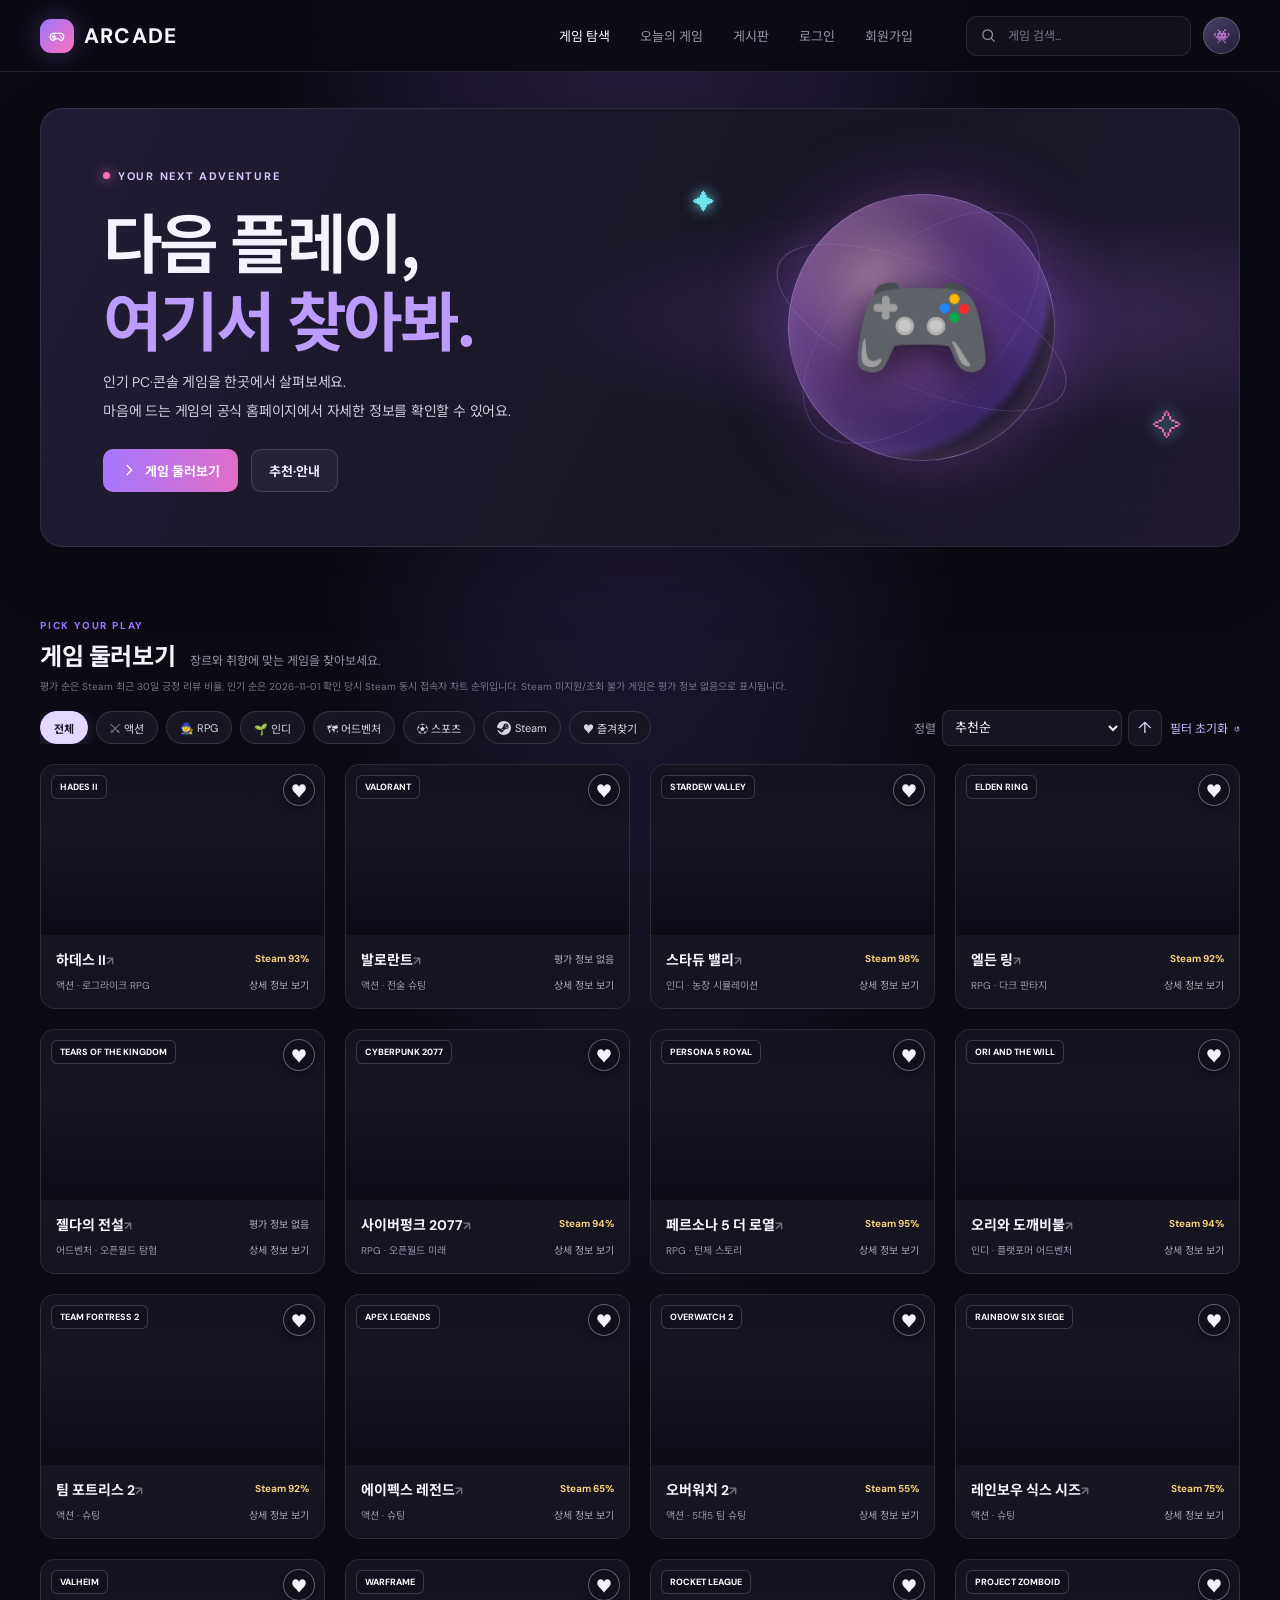
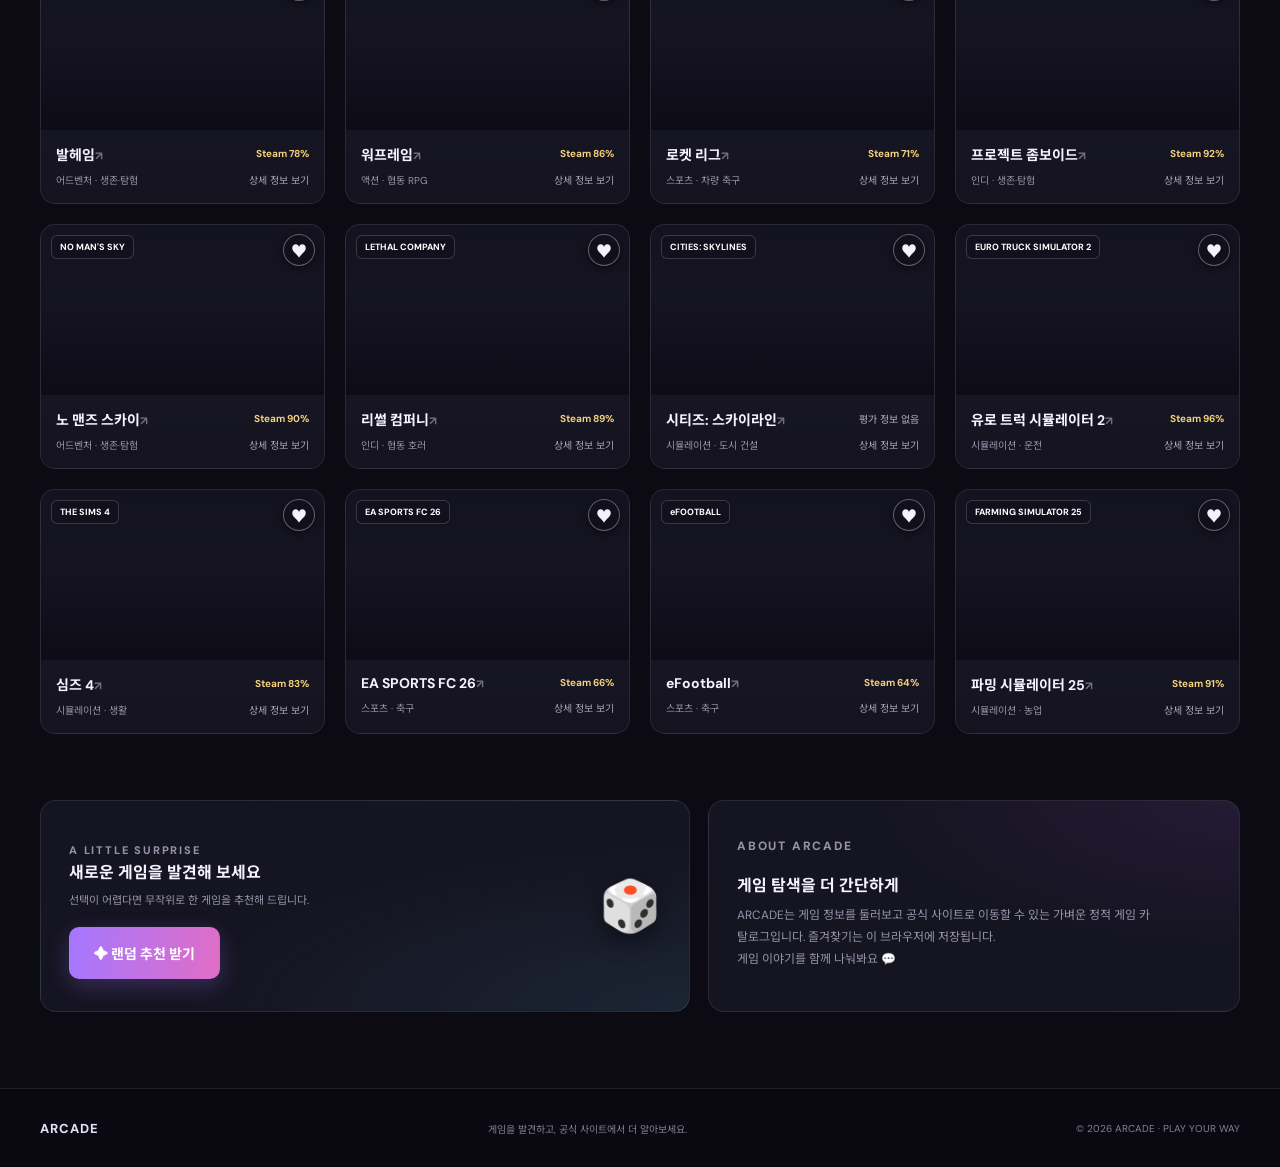
<file: index.html>
<!DOCTYPE html>
<html lang="ko">
<head>
  <meta charset="UTF-8" />
  <meta name="viewport" content="width=device-width, initial-scale=1.0" />
  <meta name="theme-color" content="#0c0b14" />
  <meta name="description" content="ARCADE에서 인기 PC·콘솔 게임을 검색하고 장르별로 둘러보세요. 게임 공식 홈페이지와 이미지 출처를 확인하고 다음 플레이를 발견해 보세요." />
  <meta name="google-site-verification" content="gDbuCMw004yb-13Sv1HHEJxAoRIlBi3uILmc9hP1sjg" />
  <meta name="google-site-verification" content="PzCCjJ3ULeCqyiQVlv0ZZtslJU_Bdw4acw9xIt8MSO8" />
  <link rel="canonical" href="https://visionai-arcade.pages.dev/" />
  <meta property="og:type" content="website" />
  <meta property="og:title" content="ARCADE — 인기 게임 탐색과 오늘의 추천" />
  <meta property="og:description" content="인기 PC·콘솔 게임을 장르와 취향에 맞게 둘러보고 다음 플레이를 발견해 보세요." />
  <meta property="og:url" content="https://visionai-arcade.pages.dev/" />
  <meta property="og:image" content="https://visionai-arcade.pages.dev/og-image.svg" />
  <meta property="og:image:alt" content="ARCADE — 나만의 다음 게임을 발견하세요" />
  <meta name="twitter:card" content="summary_large_image" />
  <meta name="twitter:title" content="ARCADE — 인기 게임 탐색과 오늘의 추천" />
  <meta name="twitter:description" content="인기 PC·콘솔 게임을 장르와 취향에 맞게 둘러보고 다음 플레이를 발견해 보세요." />
  <meta name="twitter:image" content="https://visionai-arcade.pages.dev/og-image.svg" />
  <meta name="twitter:image:alt" content="ARCADE — 나만의 다음 게임을 발견하세요" />
  <title>ARCADE — 인기 게임 탐색과 오늘의 추천</title>
  <link rel="stylesheet" href="styles.css" />
</head>
<body>
  <header class="topbar">
    <div class="shell nav">
      <a class="logo" href="#home" aria-label="ARCADE 홈"><span class="logo-mark"><svg viewBox="0 0 24 24" fill="none" aria-hidden="true"><path d="M7 8.5h10a4 4 0 0 1 3.8 5.2l-.7 2.3a2.5 2.5 0 0 1-4 1.2l-2.2-1.7h-3.8l-2.2 1.7a2.5 2.5 0 0 1-4-1.2l-.7-2.3A4 4 0 0 1 7 8.5Z" stroke="white" stroke-width="1.8"/><path d="M8 11v4m-2-2h4m7-1h.01M18 14h.01" stroke="white" stroke-width="1.8" stroke-linecap="round"/></svg></span>ARCADE</a>
      <nav class="nav-links" aria-label="메인 메뉴"><a class="active" href="#games">게임 탐색</a><a href="#daily">오늘의 게임</a><a href="board.html">게시판</a><a href="login.html">로그인</a><a href="signup.html">회원가입</a></nav>
      <div class="nav-actions">
        <label class="search"><svg viewBox="0 0 24 24" fill="none" aria-hidden="true"><circle cx="10.8" cy="10.8" r="6.8" stroke="currentColor" stroke-width="1.7"/><path d="m16 16 4.2 4.2" stroke="currentColor" stroke-width="1.7" stroke-linecap="round"/></svg><input id="searchInput" type="search" placeholder="게임 검색..." aria-label="게임 검색"></label>
        <div class="profile-control" id="profileControl">
          <button class="avatar" type="button" aria-label="로그인" id="profileButton" aria-haspopup="true" aria-expanded="false"><span class="avatar-initials" id="profileButtonInitials" aria-hidden="true">👾</span></button>
          <section class="profile-popover" id="profilePopover" aria-label="내 프로필 정보" hidden>
            <div class="profile-popover-identity"><span class="profile-popover-avatar" id="profilePopoverAvatar" aria-hidden="true">👾</span><div><strong id="profilePopoverNickname">로그인이 필요합니다</strong><span id="profilePopoverEmail">프로필 정보를 확인하려면 로그인하세요.</span></div></div>
            <a class="profile-popover-action" id="profilePopoverAction" href="login.html">로그인</a>
            <a class="profile-popover-action" id="adminPopoverAction" href="admin.html" hidden>게시판 관리자</a>
          </section>
        </div>
      </div>
    </div>
  </header>

  <main class="shell" id="home">
    <section class="hero" aria-labelledby="heroTitle">
      <div class="hero-copy">
        <span class="eyebrow"><span class="eyebrow-dot"></span> YOUR NEXT ADVENTURE</span>
        <h1 class="hero-title" id="heroTitle">다음 플레이,<br /><span>여기서 찾아봐.</span></h1>
        <p class="hero-description"><span>인기 PC·콘솔 게임을 한곳에서 살펴보세요.</span><span>마음에 드는 게임의 공식 홈페이지에서 자세한 정보를 확인할 수 있어요.</span></p>
        <div class="hero-actions"><a class="button" href="#games"><svg viewBox="0 0 24 24" fill="none" aria-hidden="true"><path d="m9 5 7 7-7 7" stroke="currentColor" stroke-width="2" stroke-linecap="round" stroke-linejoin="round"/></svg>게임 둘러보기</a><a class="button secondary" href="#about">추천·안내</a></div>
      </div>
      <div class="hero-art" aria-hidden="true"><span class="spark one">✦</span><div class="hero-orb"><span class="orb-icon">🎮</span></div><span class="spark two">✧</span></div>
    </section>

    <section class="section" id="games" aria-labelledby="gamesTitle">
      <div class="games-header"><p class="section-kicker">PICK YOUR PLAY</p><div class="games-header-row"><h2 id="gamesTitle">게임 둘러보기</h2><p class="games-header-note">장르와 취향에 맞는 게임을 찾아보세요.</p></div><p class="games-header-sub">평가 순은 Steam 최근 30일 긍정 리뷰 비율, 인기 순은 2026-11-01 확인 당시 Steam 동시 접속자 차트 순위입니다. Steam 미지원/조회 불가 게임은 평가 정보 없음으로 표시됩니다.</p></div>
      <div class="game-toolbar">
        <button class="category-menu-toggle" id="gameCategoryToggle" type="button" aria-expanded="false" aria-controls="gameFilters" aria-label="게임 카테고리 펼치기"><span class="hamburger-icon" aria-hidden="true"><i></i><i></i><i></i></span><span class="category-menu-label">카테고리</span></button>
        <div class="filters" id="gameFilters" role="group" aria-label="게임 분류 필터"><button class="filter active" data-filter="전체" aria-pressed="true">전체</button><button class="filter" data-filter="액션" aria-pressed="false">⚔ 액션</button><button class="filter" data-filter="RPG" aria-pressed="false">🧙 RPG</button><button class="filter" data-filter="인디" aria-pressed="false">🌱 인디</button><button class="filter" data-filter="어드벤처" aria-pressed="false">🗺 어드벤처</button><button class="filter" data-filter="스포츠" aria-pressed="false">⚽ 스포츠</button><button class="filter" data-filter="Steam" aria-pressed="false"><svg class="steam-filter-icon" viewBox="0 0 24 24" aria-hidden="true"><path fill="currentColor" d="M11.979 0C5.678 0 .564 4.82.03 10.94l6.17 2.548a3.28 3.28 0 0 1 1.86-.577c.066 0 .13.003.195.006l2.745-3.98v-.056a4.494 4.494 0 1 1 4.494 4.495h-.104l-3.916 2.79c.002.05.004.1.004.15a3.37 3.37 0 0 1-6.665.65l-4.41-1.82A11.98 11.98 0 1 0 11.979 0ZM7.56 18.19l-1.414-.584a2.53 2.53 0 0 0 4.786-1.18 2.53 2.53 0 0 0-2.528-2.528c-.43 0-.837.108-1.193.3l1.46.604a1.875 1.875 0 1 1-1.11 3.388ZM16.5 12a3 3 0 1 0 0-6 3 3 0 0 0 0 6Zm0-.75a2.25 2.25 0 1 1 0-4.5 2.25 2.25 0 0 1 0 4.5Z"/></svg>Steam</button><button class="filter" data-filter="즐겨찾기" aria-pressed="false">♥ 즐겨찾기</button></div>
        <div class="game-list-actions"><label class="sort-control" for="gameSort"><span class="sort-label">정렬</span><select id="gameSort" aria-label="게임 정렬 기준"><option value="name">이름순</option><option value="recommended" selected>추천순</option><option value="rating-desc">Steam 긍정 리뷰순</option><option value="steam-rank">Steam 인기순</option></select><button class="sort-direction" id="sortDirection" type="button" aria-label="오름차순 정렬">↑</button></label><a class="text-link" href="#games" id="showAllLink">필터 초기화 <span aria-hidden="true">↺</span></a></div>
      </div>
      <div class="game-grid" id="gameGrid" aria-live="polite"></div>
    </section>

    <section class="lower-grid" aria-label="게임 추천 및 이용 안내">
      <article class="panel daily-panel" id="daily"><div><p class="section-kicker">A LITTLE SURPRISE</p><h3>새로운 게임을 발견해 보세요</h3><p>선택이 어렵다면 무작위로 한 게임을 추천해 드립니다.</p><button class="button" id="randomButton" type="button">✦ 랜덤 추천 받기</button></div><span class="daily-icon" aria-hidden="true">🎲</span></article>
      <article class="panel about-panel" id="about"><p class="section-kicker">ABOUT ARCADE</p><h3>게임 탐색을 더 간단하게</h3><p>ARCADE는 게임 정보를 둘러보고 공식 사이트로 이동할 수 있는 가벼운 정적 게임 카탈로그입니다. 즐겨찾기는 이 브라우저에 저장됩니다.<br />게임 이야기를 함께 나눠봐요 💬</p></article>
    </section>
  </main>
  <footer><div class="shell"><a class="footer-logo" href="#home">ARCADE</a><span>게임을 발견하고, 공식 사이트에서 더 알아보세요.</span><span>© 2026 ARCADE · PLAY YOUR WAY</span></div></footer>
  <div class="toast" id="toast" role="status" aria-live="polite"></div>



  <dialog class="roulette-dialog" id="rouletteDialog" aria-labelledby="rouletteTitle">
    <button class="roulette-close" id="closeRouletteButton" type="button" aria-label="팝업 닫기">×</button>
    <p class="section-kicker">A LITTLE SURPRISE</p>
    <h2 class="roulette-title" id="rouletteTitle">오늘의 게임 룰렛</h2>
    <p class="roulette-subtitle">룰렛을 돌려 다음 플레이를 찾아보세요.</p>
    <div class="slot-machine" id="slotMachine">
      <div class="slot-machine-top"><span class="slot-light"></span><span>ARCADE ROULETTE</span><span class="slot-light"></span></div>
      <div class="slot-reels" aria-label="추천 게임 룰렛">
        <div class="slot-reel" id="slotReelOne"><span>🎮</span></div>
        <div class="slot-reel" id="slotReelTwo"><span>👾</span></div>
        <div class="slot-reel" id="slotReelThree"><span>🎲</span></div>
      </div>
      <div class="slot-machine-bottom"><span>✦</span><span>SPIN THE ROULETTE</span><span>✦</span></div>
    </div>
    <div class="slot-lever-area"><span class="slot-lever-ball" aria-hidden="true">●</span><span class="slot-lever-stem" aria-hidden="true"></span><span class="slot-lever-base" aria-hidden="true"></span></div>
    <p class="roulette-result" id="rouletteResult" aria-live="polite">버튼을 눌러 룰렛을 시작하세요.</p>
    <div class="roulette-actions">
      <button class="button" id="spinRouletteButton" type="button">🎰 룰렛 돌리기</button>
      <a class="button secondary roulette-game-link" id="rouletteGameLink" href="#" hidden>게임 정보 보기 ↗</a>
    </div>
  </dialog>

  <script src="script.js"></script>
  <script src="auth.js"></script>
</body>
</html>
</file>
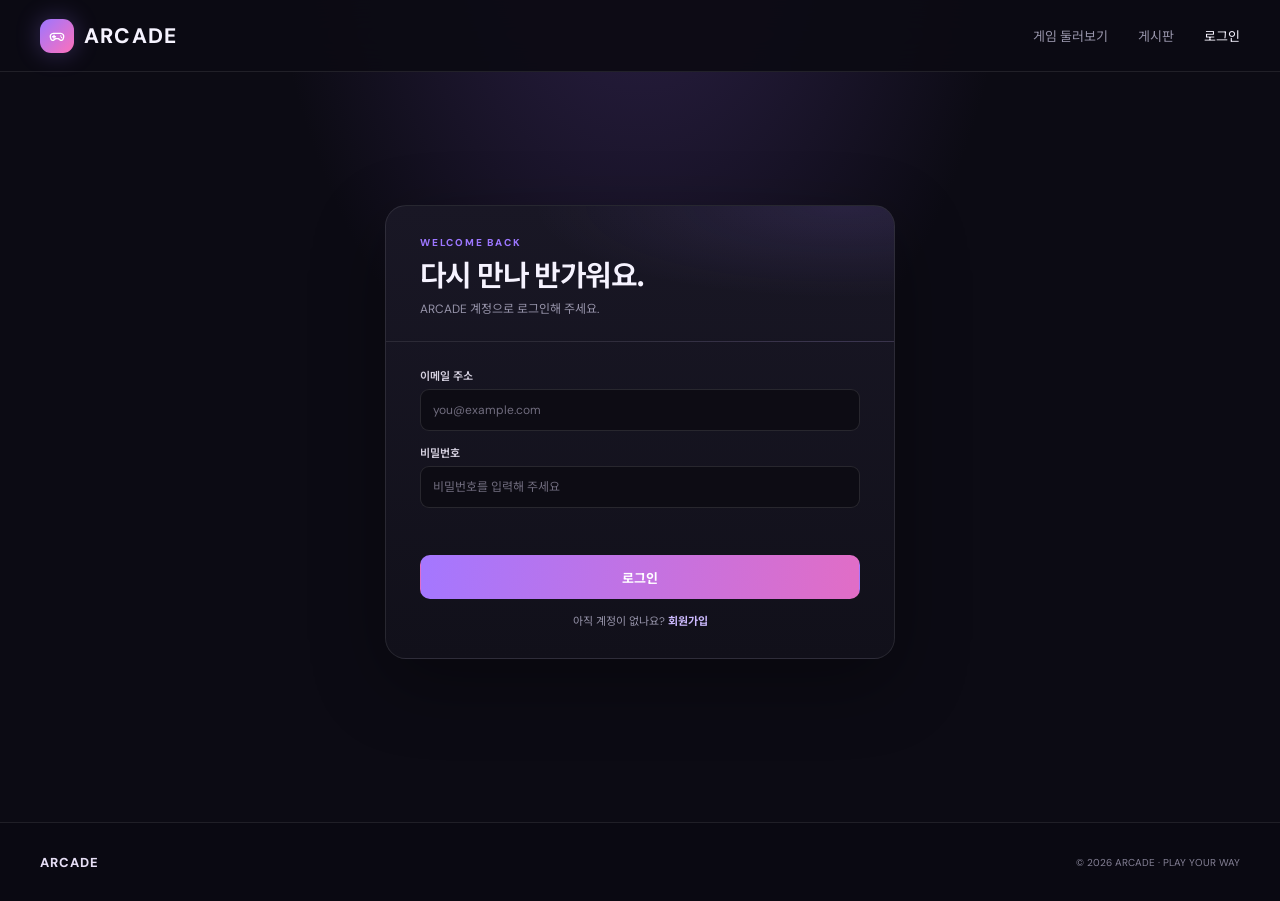
<file: admin.html>
<!DOCTYPE html>
<html lang="ko">
<head>
  <meta charset="UTF-8" />
  <meta name="viewport" content="width=device-width, initial-scale=1.0" />
  <meta name="theme-color" content="#0c0b14" />
  <meta name="robots" content="noindex,nofollow" />
  <title>관리자 — ARCADE</title>
  <link rel="stylesheet" href="styles.css" />
  <link rel="stylesheet" href="board.css" />
  <link rel="stylesheet" href="community.css" />
</head>
<body>
  <header class="topbar">
    <div class="shell nav">
      <a class="logo" href="index.html" aria-label="ARCADE 홈"><span class="logo-mark">🎮</span>ARCADE</a>
      <nav class="nav-links" aria-label="관리자 메뉴"><a href="index.html#games">게임 탐색</a><a href="board.html">게시판</a><a class="active" href="admin.html" aria-current="page">관리자</a></nav>
      <button class="profile-logout admin-logout" id="adminLogout" type="button">로그아웃</button>
    </div>
  </header>
  <main class="shell admin-page">
    <p class="profile-breadcrumb"><a href="index.html">홈</a>　/　관리자</p>
    <section class="admin-header"><div><p class="section-kicker">ARCADE ADMIN</p><h1>게시판 관리</h1><p>회원 게시글 카테고리를 바꾸고, 게시글은 숨김 처리하며 댓글은 삭제할 수 있습니다.</p></div><span class="admin-badge">관리자 전용</span></section>
    <p class="community-message" id="adminStatus" role="status" aria-live="polite">관리자 권한을 확인하고 있습니다…</p>
    <section class="admin-console" id="adminConsole" hidden>
      <form class="admin-search" id="adminSearchForm" role="search">
        <label class="visually-hidden" for="adminCategory">카테고리</label>
        <select id="adminCategory" name="category" aria-label="카테고리">
          <option value="">전체 카테고리</option><option value="free">자유</option><option value="recommend">게임 추천</option><option value="guide">공략·팁</option><option value="recruit">모집</option><option value="notice">공지</option>
        </select>
        <label class="visually-hidden" for="adminQuery">게시글 검색</label>
        <input id="adminQuery" name="q" type="search" maxlength="100" placeholder="제목, 내용, 작성자 검색" />
        <button class="button" type="submit">검색</button>
      </form>
      <p class="admin-result-status" id="adminResultStatus" role="status" aria-live="polite"></p>
      <div class="admin-post-list" id="adminPostList" aria-live="polite"></div>
      <div class="admin-pagination" id="adminPagination" aria-label="관리자 게시글 페이지"></div>
      <section class="admin-comments" id="adminComments" hidden>
        <div class="admin-comments-heading"><div><p class="section-kicker">COMMENTS</p><h2>댓글 관리</h2></div><button class="button secondary" id="closeAdminComments" type="button">닫기</button></div>
        <p class="admin-comment-post-title" id="adminCommentPostTitle"></p>
        <p class="admin-retention-note">댓글 삭제는 영구 적용됩니다. 운영 자료의 수정·삭제 기록은 API 응답에 남지 않으니, 민감정보 처리 요청은 별도 운영 절차에 따라 검토해 주세요.</p>
        <p class="community-message" id="adminCommentStatus" role="status" aria-live="polite"></p>
        <div class="admin-comment-list" id="adminCommentList"></div>
      </section>
    </section>
  </main>
  <footer><div class="shell"><a class="footer-logo" href="index.html">ARCADE</a><span>© 2026 ARCADE · PLAY YOUR WAY</span></div></footer>
  <script src="admin.js"></script>
</body>
</html>
</file>
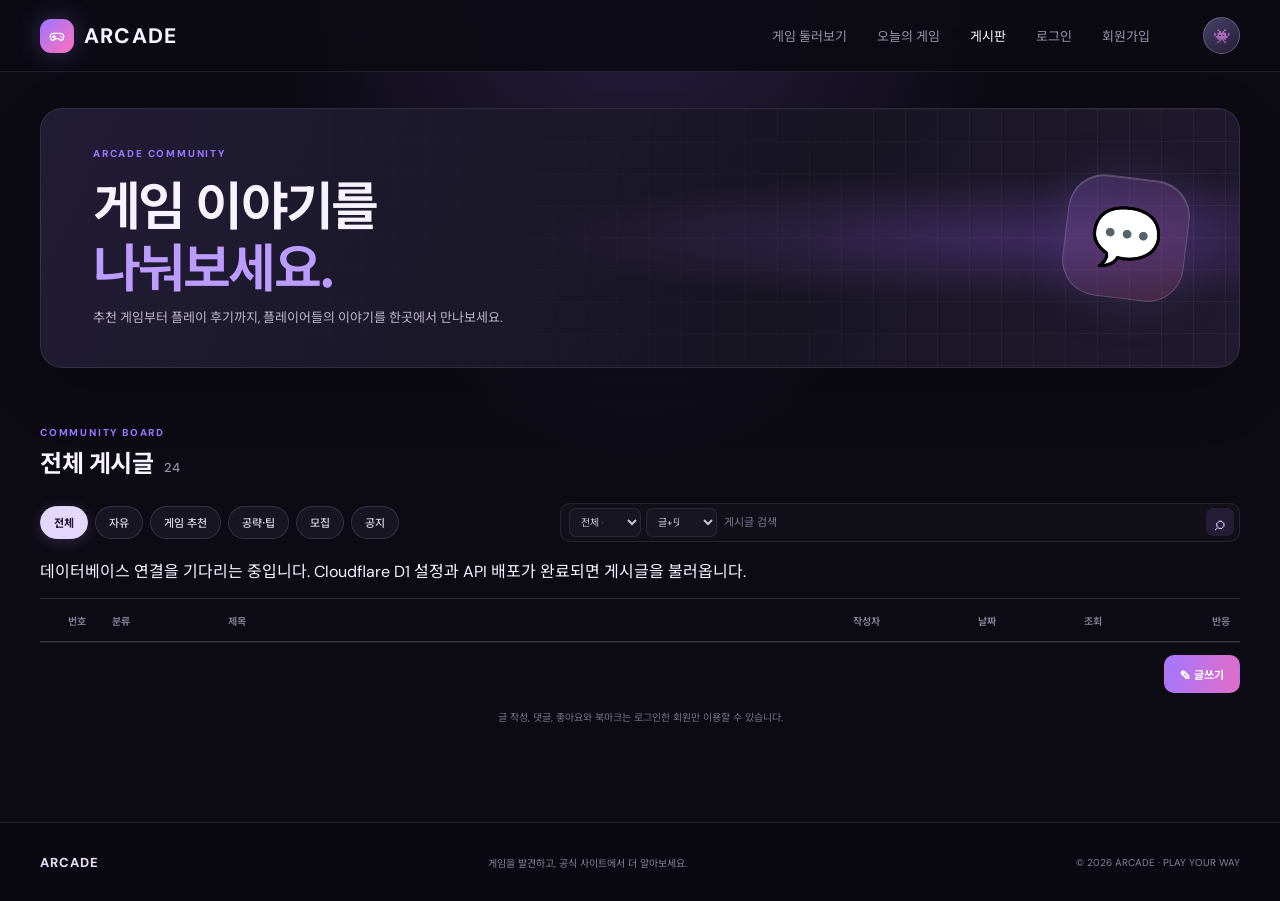
<file: board.html>
<!DOCTYPE html>
<html lang="ko">
<head>
  <meta charset="UTF-8" />
  <meta name="viewport" content="width=device-width, initial-scale=1.0" />
  <meta name="theme-color" content="#0c0b14" />
  <meta name="description" content="ARCADE 게시판에서 게임 이야기를 나누고 새로운 플레이어와 의견을 공유하세요." />
  <link rel="canonical" href="https://visionai-arcade.pages.dev/board.html" />
  <meta property="og:type" content="website" />
  <meta property="og:site_name" content="ARCADE" />
  <meta property="og:title" content="게시판 — ARCADE 게임 커뮤니티" />
  <meta property="og:description" content="ARCADE 게시판에서 게임 이야기를 나누고 새로운 플레이어와 의견을 공유하세요." />
  <meta property="og:url" content="https://visionai-arcade.pages.dev/board.html" />
  <meta property="og:image" content="https://visionai-arcade.pages.dev/og-image.svg" />
  <meta property="og:image:alt" content="ARCADE 게임 라운지" />
  <meta name="twitter:card" content="summary_large_image" />
  <meta name="twitter:title" content="게시판 — ARCADE 게임 커뮤니티" />
  <meta name="twitter:description" content="ARCADE 게시판에서 게임 이야기를 나누고 새로운 플레이어와 의견을 공유하세요." />
  <meta name="twitter:image" content="https://visionai-arcade.pages.dev/og-image.svg" />
  <title>게시판 — ARCADE</title>
  <link rel="stylesheet" href="styles.css" />
  <link rel="stylesheet" href="board.css" />
</head>
<body>
  <header class="topbar">
    <div class="shell nav">
      <a class="logo" href="index.html" aria-label="ARCADE 홈"><span class="logo-mark"><svg viewBox="0 0 24 24" fill="none" aria-hidden="true"><path d="M7 8.5h10a4 4 0 0 1 3.8 5.2l-.7 2.3a2.5 2.5 0 0 1-4 1.2l-2.2-1.7h-3.8l-2.2 1.7a2.5 2.5 0 0 1-4-1.2l-.7-2.3A4 4 0 0 1 7 8.5Z" stroke="white" stroke-width="1.8"/><path d="M8 11v4m-2-2h4m7-1h.01M18 14h.01" stroke="white" stroke-width="1.8" stroke-linecap="round"/></svg></span>ARCADE</a>
      <nav class="nav-links" aria-label="메인 메뉴"><a href="index.html#games">게임 둘러보기</a><a href="index.html#daily">오늘의 게임</a><a class="active" href="board.html" aria-current="page">게시판</a><a href="login.html">로그인</a><a href="signup.html">회원가입</a></nav>
      <div class="nav-actions"><div class="profile-control" id="profileControl">
        <button class="avatar" type="button" aria-label="로그인" id="profileButton" aria-haspopup="true" aria-expanded="false"><span class="avatar-initials" id="profileButtonInitials" aria-hidden="true">👾</span></button>
        <section class="profile-popover" id="profilePopover" aria-label="내 프로필 정보" hidden>
          <div class="profile-popover-identity"><span class="profile-popover-avatar" id="profilePopoverAvatar" aria-hidden="true">👾</span><div><strong id="profilePopoverNickname">로그인이 필요합니다</strong><span id="profilePopoverEmail">프로필 정보를 확인하려면 로그인하세요.</span></div></div>
          <a class="profile-popover-action" id="profilePopoverAction" href="login.html">로그인</a>
          <a class="profile-popover-action" id="adminPopoverAction" href="admin.html" hidden>게시판 관리자</a>
        </section>
      </div></div>
    </div>
  </header>

  <main class="shell board-page">
    <section class="board-hero" aria-labelledby="boardTitle">
      <div>
        <p class="section-kicker">ARCADE COMMUNITY</p>
        <h1 id="boardTitle">게임 이야기를<br /><span>나눠보세요.</span></h1>
        <p>추천 게임부터 플레이 후기까지, 플레이어들의 이야기를 한곳에서 만나보세요.</p>
      </div>
      <div class="board-hero-mark" aria-hidden="true">💬</div>
    </section>

    <section class="board-content" aria-labelledby="postListTitle">
      <div class="board-heading">
        <div>
          <p class="section-kicker">COMMUNITY BOARD</p>
          <h2 id="postListTitle">전체 게시글 <span>24</span></h2>
        </div>
      </div>

      <div class="board-toolbar">
        <div class="board-category-menu">
        <button class="category-menu-toggle" id="boardCategoryToggle" type="button" aria-expanded="false" aria-controls="boardCategories" aria-label="게시판 카테고리 펼치기"><span class="hamburger-icon" aria-hidden="true"><i></i><i></i><i></i></span><span class="category-menu-label">카테고리</span></button>
        <nav class="board-categories" id="boardCategories" aria-label="게시글 카테고리">
          <button class="category-chip active" type="button" data-category="" aria-pressed="true">전체</button>
          <button class="category-chip" type="button" data-category="free" aria-pressed="false">자유</button>
          <button class="category-chip" type="button" data-category="recommend" aria-pressed="false">게임 추천</button>
          <button class="category-chip" type="button" data-category="guide" aria-pressed="false">공략·팁</button>
          <button class="category-chip" type="button" data-category="recruit" aria-pressed="false">모집</button>
          <button class="category-chip" type="button" data-category="notice" aria-pressed="false">공지</button>
        </nav>
        </div>
        <form class="board-search" id="boardSearchForm" role="search">
          <label class="visually-hidden" for="boardSearchCategory">검색할 게시판 분류</label>
          <select id="boardSearchCategory" name="category" aria-label="검색할 게시판 분류">
            <option value="">전체 분류</option>
            <option value="free">자유</option>
            <option value="recommend">게임 추천</option>
            <option value="guide">공략·팁</option>
            <option value="recruit">모집</option>
            <option value="notice">공지</option>
          </select>
          <label class="visually-hidden" for="boardSearchScope">검색 범위</label>
          <select id="boardSearchScope" name="scope" aria-label="검색 범위">
            <option value="all">글+댓글</option>
            <option value="title">제목만</option>
            <option value="author">글작성자</option>
          </select>
          <label class="visually-hidden" for="boardQuery">게시글 검색어</label>
          <input id="boardQuery" name="q" type="search" placeholder="게시글 검색" />
          <button type="submit" aria-label="검색">⌕</button>
        </form>
      </div>

      <p class="board-status" id="boardStatus" role="status" aria-live="polite"></p>
      <div class="board-skeleton" id="boardSkeleton" aria-hidden="true" hidden>
        <span></span><span></span><span></span><span></span><span></span>
      </div>
      <div class="post-table-wrap" id="all-posts">
        <table class="post-table">
          <caption class="visually-hidden">ARCADE 게시판 게시글 목록</caption>
          <thead><tr><th scope="col" class="post-number-col">번호</th><th scope="col" class="post-category-col">분류</th><th scope="col">제목</th><th scope="col" class="post-author-col">작성자</th><th scope="col" class="post-date-col">날짜</th><th scope="col" class="post-views-col">조회</th><th scope="col" class="post-actions-col">반응</th></tr></thead>
          <tbody id="postRows"></tbody>
        </table>
      </div>

      <div class="board-pagination-row">
        <nav class="board-pagination" id="boardPagination" aria-label="게시글 페이지"></nav>
        <a class="button board-write" href="post-write.html" target="_blank" aria-label="새 탭에서 글쓰기 페이지 열기">✎ 글쓰기</a>
      </div>
      <p class="board-note" id="write-info">글 작성, 댓글, 좋아요와 북마크는 로그인한 회원만 이용할 수 있습니다.</p>
    </section>
  </main>



  <script src="board.js"></script>
  <script src="community.js"></script>
  <script src="auth.js"></script>

  <footer><div class="shell"><a class="footer-logo" href="index.html">ARCADE</a><span>게임을 발견하고, 공식 사이트에서 더 알아보세요.</span><span>© 2026 ARCADE · PLAY YOUR WAY</span></div></footer>
</body>
</html>
</file>
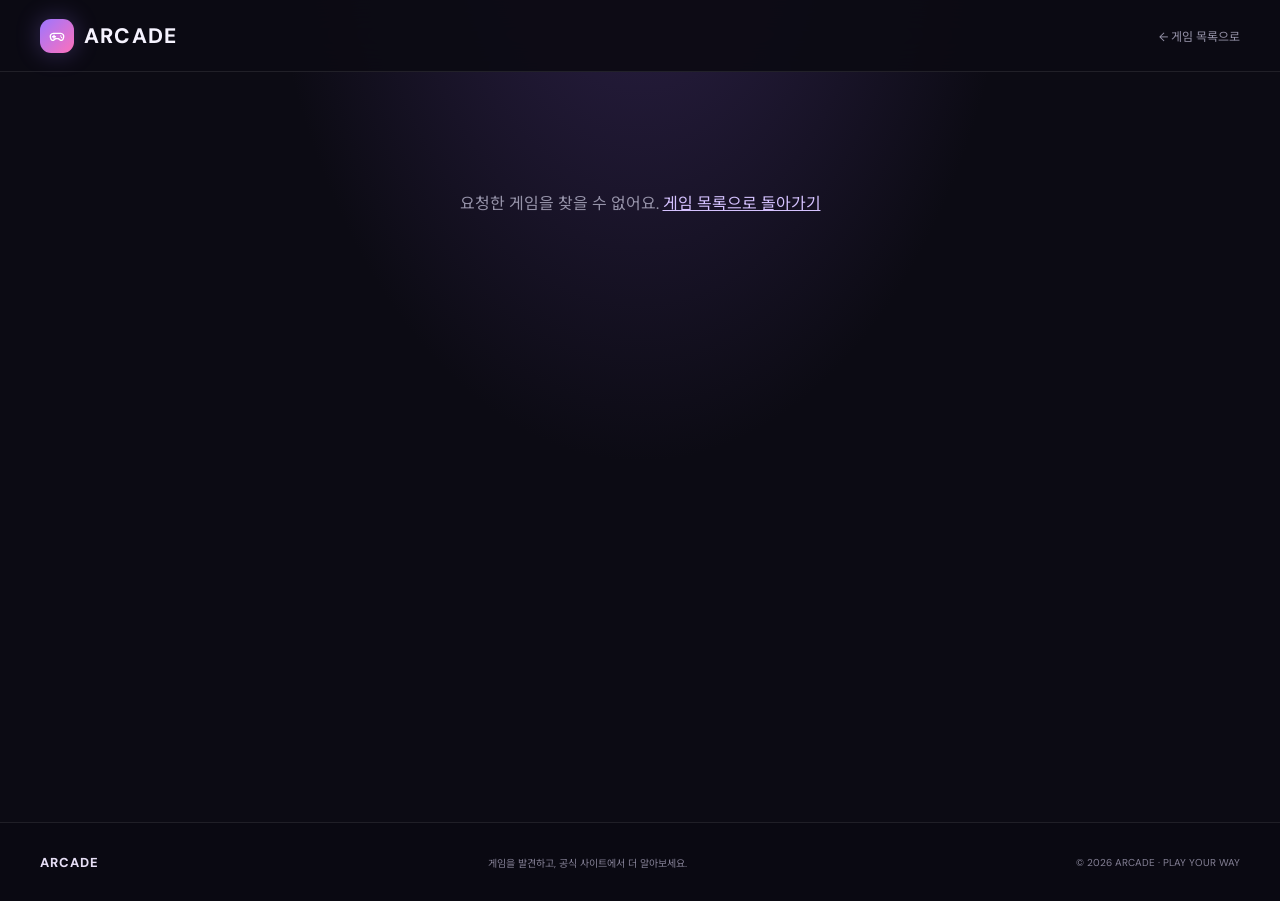
<file: game.html>
<!DOCTYPE html>
<html lang="ko">
<head>
  <meta charset="UTF-8" />
  <meta name="viewport" content="width=device-width, initial-scale=1.0" />
  <meta name="theme-color" content="#0c0b14" />
  <meta name="description" content="ARCADE 게임 상세 정보와 공식 홈페이지 링크를 확인하세요." />
  <link rel="canonical" href="https://visionai-arcade.pages.dev/game.html" />
  <meta property="og:type" content="website" />
  <meta property="og:site_name" content="ARCADE" />
  <meta property="og:title" content="게임 상세 정보 — ARCADE" />
  <meta property="og:description" content="ARCADE에서 인기 게임 정보를 살펴보고 공식 홈페이지를 확인하세요." />
  <meta property="og:url" content="https://visionai-arcade.pages.dev/game.html" />
  <meta property="og:image" content="https://visionai-arcade.pages.dev/og-image.svg" />
  <meta property="og:image:alt" content="ARCADE 게임 라운지" />
  <meta name="twitter:card" content="summary_large_image" />
  <meta name="twitter:title" content="게임 상세 정보 — ARCADE" />
  <meta name="twitter:description" content="ARCADE에서 인기 게임 정보를 살펴보고 공식 홈페이지를 확인하세요." />
  <meta name="twitter:image" content="https://visionai-arcade.pages.dev/og-image.svg" />
  <title>게임 상세 정보 — ARCADE</title>
  <link rel="stylesheet" href="styles.css" />
  <link rel="stylesheet" href="game.css" />
</head>
<body>
  <header class="topbar">
    <div class="shell nav detail-nav">
      <a class="logo" href="index.html" aria-label="ARCADE 홈"><span class="logo-mark"><svg viewBox="0 0 24 24" fill="none" aria-hidden="true"><path d="M7 8.5h10a4 4 0 0 1 3.8 5.2l-.7 2.3a2.5 2.5 0 0 1-4 1.2l-2.2-1.7h-3.8l-2.2 1.7a2.5 2.5 0 0 1-4-1.2l-.7-2.3A4 4 0 0 1 7 8.5Z" stroke="white" stroke-width="1.8"/><path d="M8 11v4m-2-2h4m7-1h.01M18 14h.01" stroke="white" stroke-width="1.8" stroke-linecap="round"/></svg></span>ARCADE</a>
      <a class="back-link" href="index.html#games">← 게임 목록으로</a>
    </div>
  </header>

  <main class="shell detail-page" id="gameDetail" aria-live="polite">
    <p class="loading-message">게임 정보를 불러오는 중...</p>
  </main>

  <footer><div class="shell"><a class="footer-logo" href="index.html">ARCADE</a><span>게임을 발견하고, 공식 사이트에서 더 알아보세요.</span><span>© 2026 ARCADE · PLAY YOUR WAY</span></div></footer>
  <script src="script.js"></script>
</body>
</html>
</file>
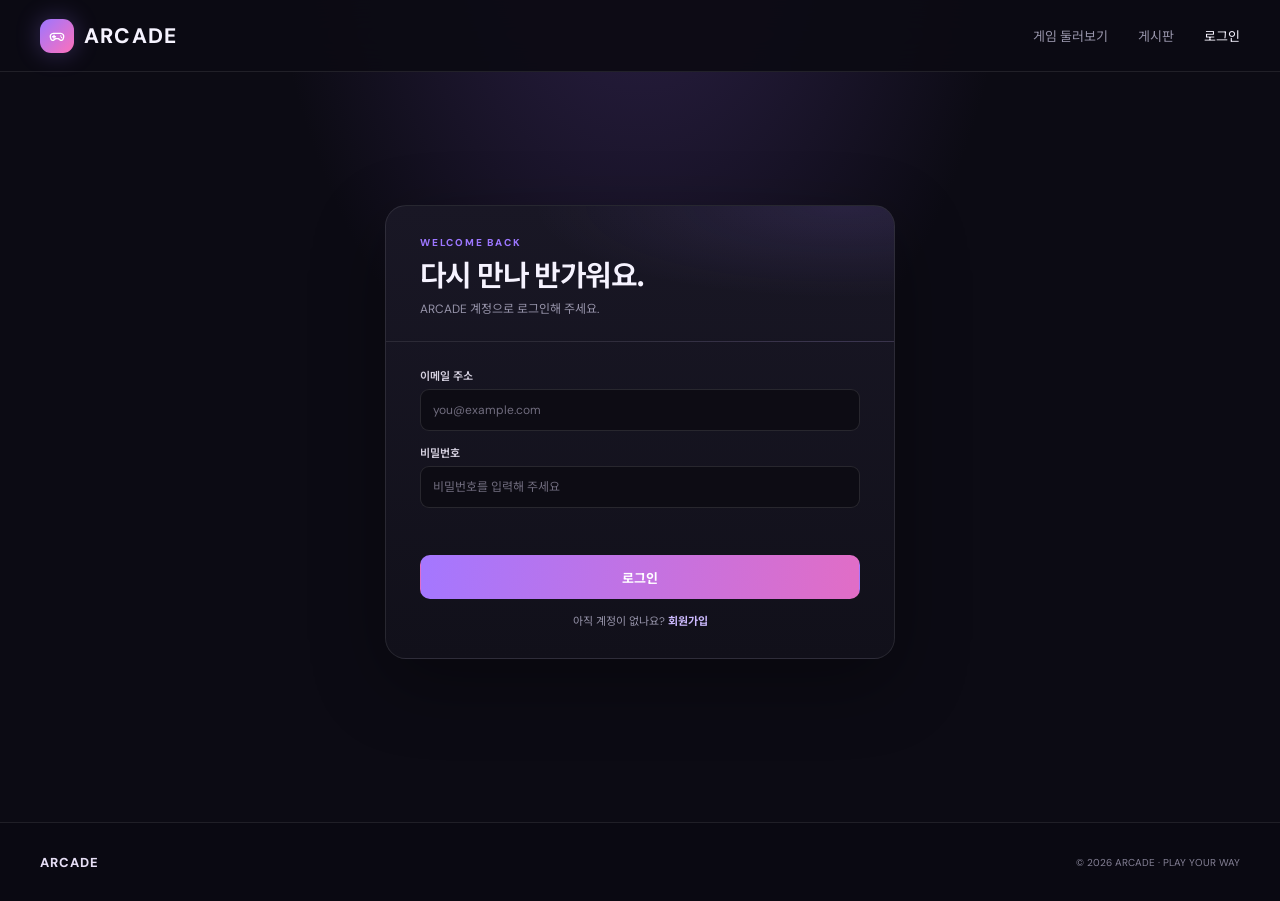
<file: login.html>
<!DOCTYPE html>
<html lang="ko">
<head>
  <meta charset="UTF-8" />
  <meta name="viewport" content="width=device-width, initial-scale=1.0" />
  <meta name="theme-color" content="#0c0b14" />
  <meta name="description" content="ARCADE 로그인 — 회원 계정으로 게임 커뮤니티에 접속하세요." />
  <link rel="canonical" href="https://visionai-arcade.pages.dev/login.html" />
  <meta property="og:type" content="website" />
  <meta property="og:site_name" content="ARCADE" />
  <meta property="og:title" content="로그인 — ARCADE" />
  <meta property="og:description" content="ARCADE 로그인 — 회원 계정으로 게임 커뮤니티에 접속하세요." />
  <meta property="og:url" content="https://visionai-arcade.pages.dev/login.html" />
  <meta property="og:image" content="https://visionai-arcade.pages.dev/og-image.svg" />
  <meta property="og:image:alt" content="ARCADE 게임 라운지" />
  <meta name="twitter:card" content="summary_large_image" />
  <meta name="twitter:title" content="로그인 — ARCADE" />
  <meta name="twitter:description" content="ARCADE 회원 계정으로 로그인하고 게임 커뮤니티를 이용하세요." />
  <meta name="twitter:image" content="https://visionai-arcade.pages.dev/og-image.svg" />
  <title>로그인 — ARCADE</title>
  <link rel="stylesheet" href="styles.css" />
  <link rel="stylesheet" href="auth.css" />
</head>
<body>
  <header class="topbar">
    <div class="shell nav">
      <a class="logo" href="index.html" aria-label="ARCADE 홈"><span class="logo-mark"><svg viewBox="0 0 24 24" fill="none" aria-hidden="true"><path d="M7 8.5h10a4 4 0 0 1 3.8 5.2l-.7 2.3a2.5 2.5 0 0 1-4 1.2l-2.2-1.7h-3.8l-2.2 1.7a2.5 2.5 0 0 1-4-1.2l-.7-2.3A4 4 0 0 1 7 8.5Z" stroke="white" stroke-width="1.8"/><path d="M8 11v4m-2-2h4m7-1h.01M18 14h.01" stroke="white" stroke-width="1.8" stroke-linecap="round"/></svg></span>ARCADE</a>
      <nav class="nav-links" aria-label="메인 메뉴"><a href="index.html#games">게임 둘러보기</a><a href="board.html">게시판</a><a class="active" href="login.html" aria-current="page">로그인</a></nav>
    </div>
  </header>

  <main class="shell auth-page">
    <section class="auth-shell login-shell" aria-labelledby="loginTitle">
      <header class="auth-heading">
        <p class="section-kicker">WELCOME BACK</p>
        <h1 id="loginTitle">다시 만나 반가워요.</h1>
        <p>ARCADE 계정으로 로그인해 주세요.</p>
      </header>
      <form class="auth-form" id="loginForm" novalidate>
        <div><label for="email">이메일 주소</label><input id="email" name="email" type="email" maxlength="254" autocomplete="email" required placeholder="you@example.com" /></div>
        <div><label for="password">비밀번호</label><input id="password" name="password" type="password" autocomplete="current-password" required placeholder="비밀번호를 입력해 주세요" /></div>
        <p class="auth-message" id="loginMessage" role="status" aria-live="polite"></p>
        <button class="button" type="submit">로그인</button>
        <p class="auth-switch">아직 계정이 없나요? <a href="signup.html">회원가입</a></p>
      </form>
    </section>
    <section class="auth-shell account-shell" id="accountPanel" hidden aria-labelledby="accountTitle">
      <header class="auth-heading"><p class="section-kicker">ACCOUNT</p><h1 id="accountTitle">로그인되어 있어요</h1><p>현재 브라우저의 세션으로 로그인했습니다.</p></header>
      <div class="auth-form"><div class="auth-profile-card"><p>닉네임: <strong id="accountNickname"></strong></p><p>이메일: <strong id="accountEmail"></strong></p><a class="button" id="openProfileLink" href="profile.html" hidden>내 프로필 편집</a><button class="button secondary" id="logoutButton" type="button">로그아웃</button></div></div>
    </section>
  </main>

  <footer><div class="shell"><a class="footer-logo" href="index.html">ARCADE</a><span>© 2026 ARCADE · PLAY YOUR WAY</span></div></footer>
  <script src="auth.js"></script>
</body>
</html>
</file>
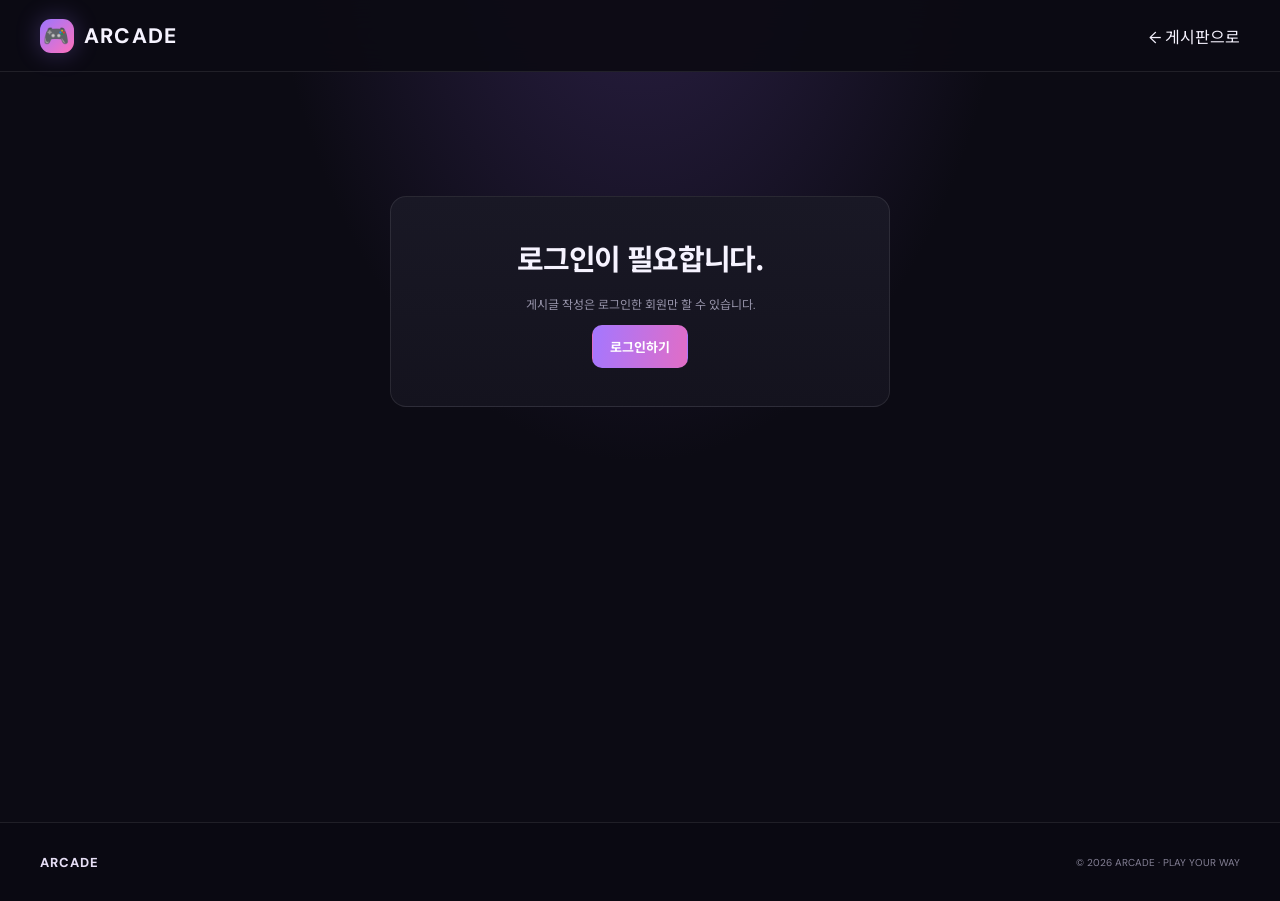
<file: post-write.html>
<!DOCTYPE html>
<html lang="ko">
<head>
  <meta charset="UTF-8" />
  <meta name="viewport" content="width=device-width, initial-scale=1.0" />
  <meta name="theme-color" content="#0c0b14" />
  <meta name="description" content="ARCADE 게시판에 게임 이야기를 작성합니다." />
  <link rel="canonical" href="https://visionai-arcade.pages.dev/post-write.html" />
  <meta name="robots" content="noindex,follow" />
  <meta property="og:type" content="website" />
  <meta property="og:site_name" content="ARCADE" />
  <meta property="og:title" content="글쓰기 — ARCADE" />
  <meta property="og:description" content="ARCADE 게시판에 게임 이야기를 작성하세요." />
  <meta property="og:url" content="https://visionai-arcade.pages.dev/post-write.html" />
  <meta property="og:image" content="https://visionai-arcade.pages.dev/og-image.svg" />
  <meta property="og:image:alt" content="ARCADE 게임 라운지" />
  <meta name="twitter:card" content="summary_large_image" />
  <meta name="twitter:title" content="글쓰기 — ARCADE" />
  <meta name="twitter:description" content="ARCADE 게시판에 게임 이야기를 작성하세요." />
  <meta name="twitter:image" content="https://visionai-arcade.pages.dev/og-image.svg" />
  <title>글쓰기 — ARCADE</title>
  <link rel="stylesheet" href="styles.css" />
  <link rel="stylesheet" href="board.css" />
  <link rel="stylesheet" href="community.css" />
</head>
<body>
  <header class="topbar"><div class="shell nav"><a class="logo" href="index.html" aria-label="ARCADE 홈"><span class="logo-mark">🎮</span>ARCADE</a><a class="back-link" href="board.html">← 게시판으로</a></div></header>
  <main class="shell community-page">
    <section class="community-editor" id="editorPanel" hidden>
      <header class="community-page-heading"><p class="section-kicker">COMMUNITY WRITE</p><h1>새 글 작성</h1><p>게임을 좋아하는 사람들과 이야기를 나눠보세요.</p></header>
      <form class="editor-form" id="writeForm">
        <div class="editor-row"><label for="writeCategory">게시판 분류</label><select id="writeCategory" name="category" required><option value="free">자유</option><option value="recommend">게임 추천</option><option value="guide">공략·팁</option><option value="recruit">모집</option></select></div>
        <div class="editor-row"><label for="writeTitle">제목</label><input id="writeTitle" name="title" type="text" maxlength="160" required placeholder="제목을 입력하세요" /></div>
        <div class="editor-row editor-body-row"><label for="writeContent">내용</label><textarea id="writeContent" name="content" rows="14" maxlength="10000" required placeholder="게임 이야기와 의견을 자유롭게 작성하세요."></textarea><span class="editor-hint">최대 10,000자 · 작성자는 로그인된 계정의 닉네임으로 저장됩니다.</span></div>
        <p class="editor-message" id="writeMessage" role="status" aria-live="polite"></p>
        <div class="editor-actions"><a class="button secondary" href="board.html">취소</a><button class="button" type="submit">게시글 등록</button></div>
      </form>
    </section>
    <section class="community-auth-required" id="writeLoginRequired" hidden><h1>로그인이 필요합니다.</h1><p>게시글 작성은 로그인한 회원만 할 수 있습니다.</p><a class="button" href="login.html?next=post-write.html">로그인하기</a></section>
  </main>
  <footer><div class="shell"><a class="footer-logo" href="index.html">ARCADE</a><span>© 2026 ARCADE · PLAY YOUR WAY</span></div></footer>
  <script src="community.js"></script>
</body>
</html>
</file>
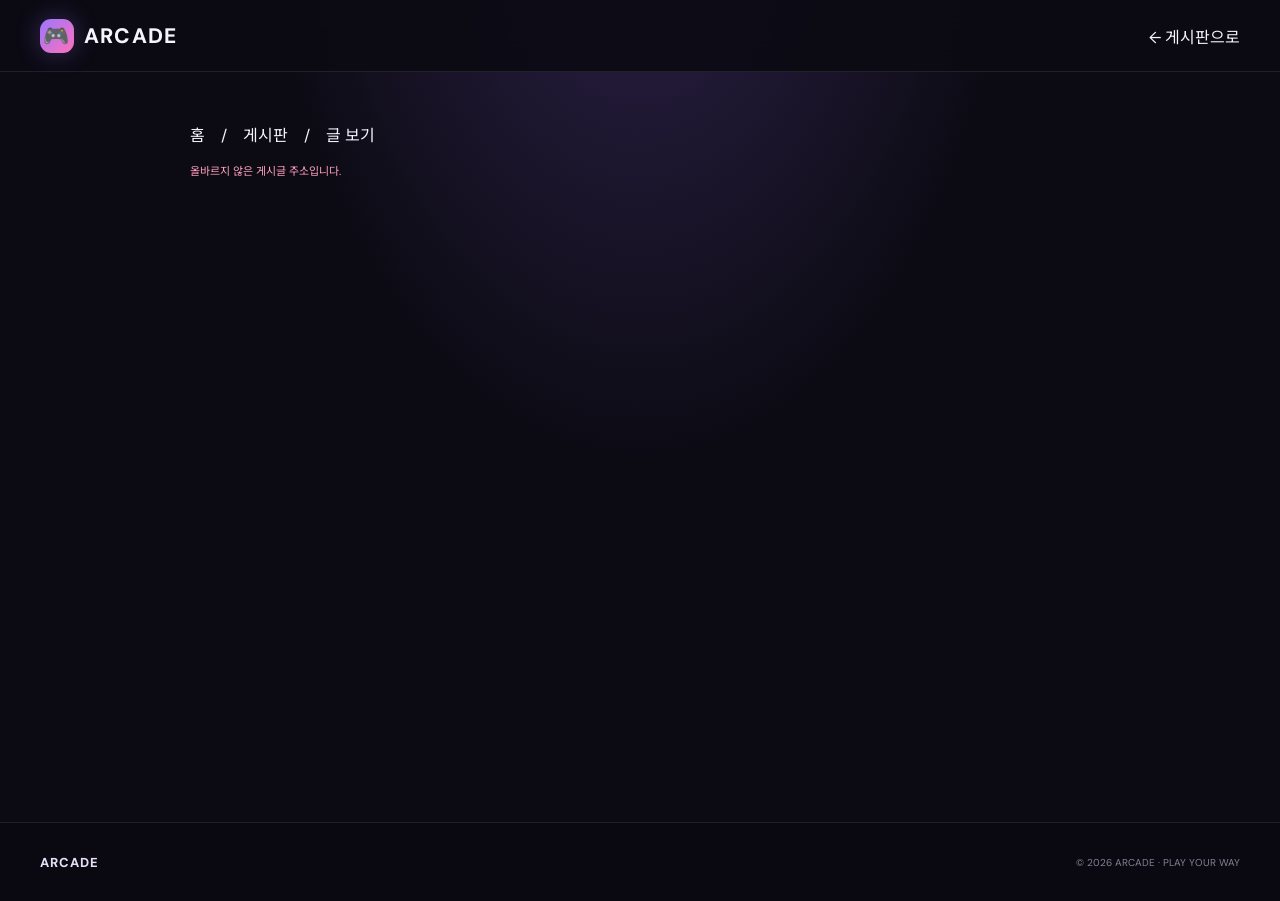
<file: post.html>
<!DOCTYPE html>
<html lang="ko">
<head>
  <meta charset="UTF-8" />
  <meta name="viewport" content="width=device-width, initial-scale=1.0" />
  <meta name="theme-color" content="#0c0b14" />
  <meta name="description" content="ARCADE 게시판 글과 댓글을 확인하세요." />
  <link rel="canonical" href="https://visionai-arcade.pages.dev/post.html" />
  <meta name="robots" content="noindex,follow" />
  <meta property="og:type" content="article" />
  <meta property="og:site_name" content="ARCADE" />
  <meta property="og:title" content="게시글 — ARCADE 게임 커뮤니티" />
  <meta property="og:description" content="ARCADE 게시판에서 게임 이야기를 읽고 의견을 나눠보세요." />
  <meta property="og:url" content="https://visionai-arcade.pages.dev/post.html" />
  <meta property="og:image" content="https://visionai-arcade.pages.dev/og-image.svg" />
  <meta property="og:image:alt" content="ARCADE 게임 라운지" />
  <meta name="twitter:card" content="summary_large_image" />
  <meta name="twitter:title" content="게시글 — ARCADE 게임 커뮤니티" />
  <meta name="twitter:description" content="ARCADE 게시판에서 게임 이야기를 읽고 의견을 나눠보세요." />
  <meta name="twitter:image" content="https://visionai-arcade.pages.dev/og-image.svg" />
  <title>게시글 — ARCADE</title>
  <link rel="stylesheet" href="styles.css" />
  <link rel="stylesheet" href="board.css" />
  <link rel="stylesheet" href="community.css" />
</head>
<body>
  <header class="topbar"><div class="shell nav"><a class="logo" href="index.html" aria-label="ARCADE 홈"><span class="logo-mark">🎮</span>ARCADE</a><a class="back-link" href="board.html">← 게시판으로</a></div></header>
  <main class="shell community-page post-detail-page">
    <p class="profile-breadcrumb"><a href="index.html">홈</a>　/　<a href="board.html">게시판</a>　/　글 보기</p>
    <p class="community-message" id="postStatus" role="status" aria-live="polite">게시글을 불러오는 중…</p>
    <section class="post-deleted-notice" id="postDeletedNotice" hidden aria-live="polite">
      <span class="post-deleted-icon" aria-hidden="true">⌫</span>
      <div><p class="section-kicker">DELETED POST</p><h1>삭제된 게시글입니다.</h1><p>작성자가 삭제한 게시글이라 본문을 확인할 수 없습니다.</p><a class="button secondary" href="board.html">게시판으로 돌아가기</a></div>
    </section>
    <article class="post-detail-card" id="postContent" hidden></article>
    <section class="post-comments-panel" id="commentsPanel" hidden>
      <h2 class="post-comments-heading">댓글 <span id="commentCount">0</span></h2>
      <div class="comment-list" id="commentList"></div>
      <form class="comment-form" id="commentForm">
        <label class="visually-hidden" for="commentContent">댓글 입력</label>
        <textarea id="commentContent" name="content" maxlength="2000" rows="3" required placeholder="로그인 후 댓글을 작성할 수 있습니다."></textarea>
        <div class="comment-form-actions"><button class="button" type="submit">댓글 등록</button></div>
        <p class="community-message" id="commentMessage" role="status" aria-live="polite"></p>
      </form>
    </section>
  </main>
  <footer><div class="shell"><a class="footer-logo" href="index.html">ARCADE</a><span>© 2026 ARCADE · PLAY YOUR WAY</span></div></footer>
  <script src="community.js"></script>
</body>
</html>
</file>
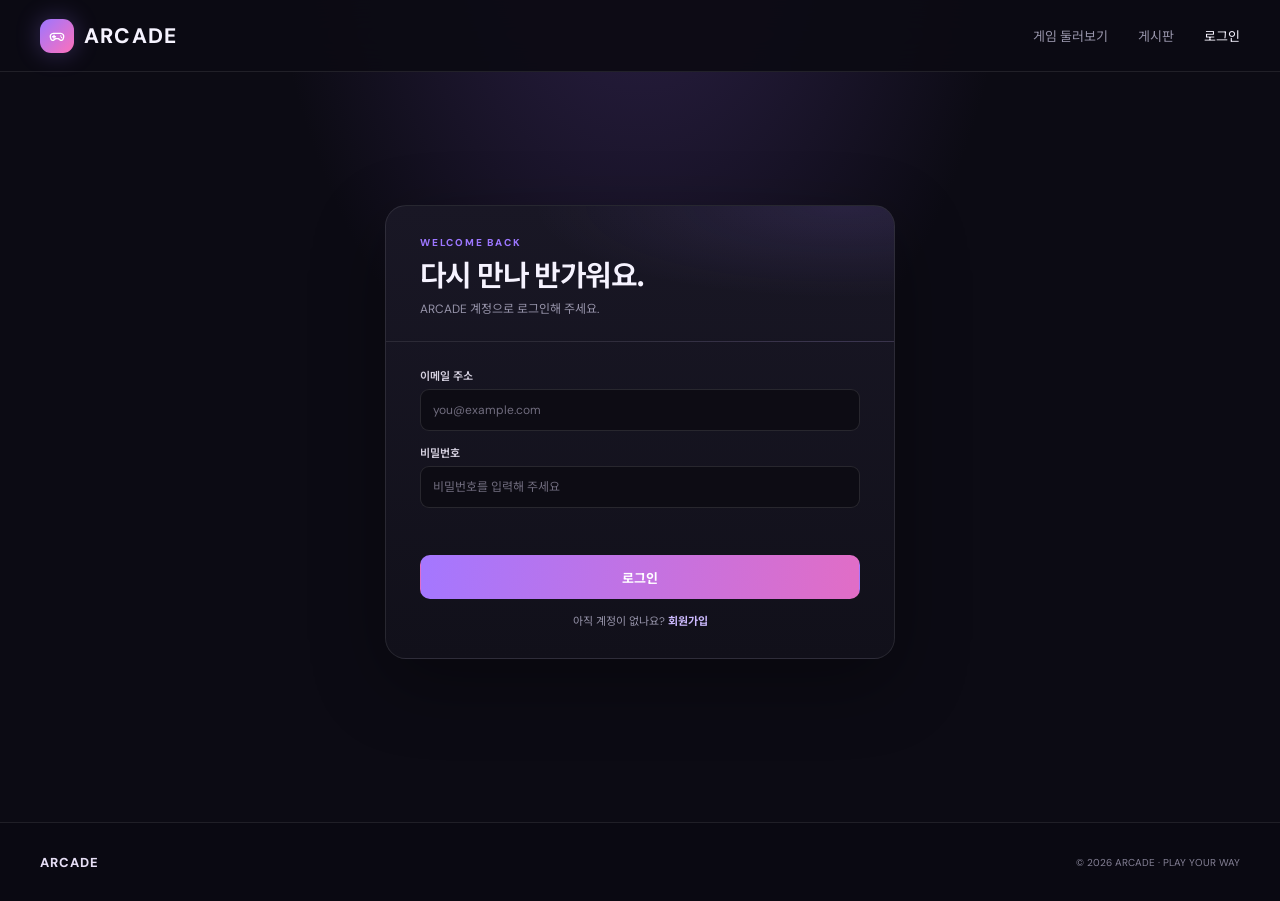
<file: profile-edit.html>
<!DOCTYPE html>
<html lang="ko">
<head>
  <meta charset="UTF-8" />
  <meta name="viewport" content="width=device-width, initial-scale=1.0" />
  <meta name="theme-color" content="#0c0b14" />
  <meta name="description" content="ARCADE 프로필 정보를 편집하세요." />
  <link rel="canonical" href="https://visionai-arcade.pages.dev/profile-edit.html" />
  <meta name="robots" content="noindex,follow" />
  <meta property="og:type" content="website" />
  <meta property="og:site_name" content="ARCADE" />
  <meta property="og:title" content="프로필 수정 — ARCADE" />
  <meta property="og:description" content="ARCADE 계정 프로필 정보를 관리하세요." />
  <meta property="og:url" content="https://visionai-arcade.pages.dev/profile-edit.html" />
  <meta property="og:image" content="https://visionai-arcade.pages.dev/og-image.svg" />
  <meta property="og:image:alt" content="ARCADE 게임 라운지" />
  <meta name="twitter:card" content="summary_large_image" />
  <meta name="twitter:title" content="프로필 수정 — ARCADE" />
  <meta name="twitter:description" content="ARCADE 계정 프로필 정보를 관리하세요." />
  <meta name="twitter:image" content="https://visionai-arcade.pages.dev/og-image.svg" />
  <title>프로필 수정 — ARCADE</title>
  <link rel="stylesheet" href="styles.css" />
  <link rel="stylesheet" href="auth.css" />
  <link rel="stylesheet" href="profile.css" />
</head>
<body>
  <header class="topbar">
    <div class="shell nav">
      <a class="logo" href="index.html" aria-label="ARCADE 홈"><span class="logo-mark"><svg viewBox="0 0 24 24" fill="none" aria-hidden="true"><path d="M7 8.5h10a4 4 0 0 1 3.8 5.2l-.7 2.3a2.5 2.5 0 0 1-4 1.2l-2.2-1.7h-3.8l-2.2 1.7a2.5 2.5 0 0 1-4-1.2l-.7-2.3A4 4 0 0 1 7 8.5Z" stroke="white" stroke-width="1.8"/><path d="M8 11v4m-2-2h4m7-1h.01M18 14h.01" stroke="white" stroke-width="1.8" stroke-linecap="round"/></svg></span>ARCADE</a>
      <nav class="nav-links" aria-label="메인 메뉴"><a href="index.html#games">게임 둘러보기</a><a href="board.html">게시판</a><a href="profile.html">내 프로필</a></nav>
    </div>
  </header>

  <main class="shell profile-page">
    <p class="profile-breadcrumb"><a href="index.html">홈</a>　/　내 프로필</p>
    <section class="profile-layout" id="profilePage" hidden>
      <aside class="profile-sidebar">
        <div class="profile-sidebar-user">
          <div class="profile-avatar-large" id="profileAvatar" data-color="violet" aria-hidden="true">AR</div>
          <strong id="sidebarNickname">플레이어</strong>
          <span>ARCADE 게이머</span>
        </div>
        <nav class="profile-menu" aria-label="프로필 메뉴"><a class="active" href="#public-profile" aria-current="page">공개 프로필</a><a href="#account-info">계정 정보</a></nav>
        <button class="profile-logout" id="profileLogout" type="button">로그아웃</button>
      </aside>

      <div class="profile-main">
        <section class="profile-card-header">
          <div><p class="section-kicker">EDIT PROFILE</p><h1>프로필 수정</h1><p>닉네임, 프로필 사진, 소개를 변경할 수 있습니다.</p></div>
          <div class="profile-avatar-large profile-avatar-preview" id="profileAvatarPreview" data-color="violet" aria-hidden="true">AR</div>
        </section>
        <p><a class="button secondary" href="profile.html">← 내 프로필로</a></p>
        <section class="profile-panel" id="public-profile" aria-labelledby="publicProfileTitle">
          <div class="profile-panel-heading"><div><h2 id="publicProfileTitle">공개 프로필</h2><p>게임 커뮤니티에 표시되는 기본 정보입니다.</p></div><span class="profile-section-icon" aria-hidden="true">✦</span></div>
          <form class="auth-form profile-form" id="profileForm" novalidate>
            <div><span class="auth-label">프로필 색상</span><div class="avatar-color-options" role="group" aria-label="프로필 색상 선택">
              <label><input type="radio" name="avatar_color" value="violet" checked /><span class="avatar-color-swatch violet" aria-hidden="true"></span><span>바이올렛</span></label>
              <label><input type="radio" name="avatar_color" value="cyan" /><span class="avatar-color-swatch cyan" aria-hidden="true"></span><span>시안</span></label>
              <label><input type="radio" name="avatar_color" value="rose" /><span class="avatar-color-swatch rose" aria-hidden="true"></span><span>로즈</span></label>
              <label><input type="radio" name="avatar_color" value="amber" /><span class="avatar-color-swatch amber" aria-hidden="true"></span><span>앰버</span></label>
            </div></div>
            <div class="profile-image-control"><label for="profileAvatarFile">프로필 이미지</label><input id="profileAvatarFile" type="file" accept="image/jpeg,image/png,image/webp" /><p class="field-hint">JPG·PNG·WebP 이미지 · 256×256으로 조정해 저장합니다.</p><button class="button secondary profile-image-clear" id="clearProfileAvatar" type="button">이미지 제거</button></div>
            <div><label for="profileNickname">닉네임</label><input id="profileNickname" name="nickname" type="text" minlength="2" maxlength="20" autocomplete="nickname" required /><p class="field-hint">한글·영문 대소문자만, 2~20바이트 · 다른 회원과 중복될 수 없습니다.</p></div>
            <div><label for="profileEmail">이메일 주소</label><input id="profileEmail" name="email" type="email" readonly aria-describedby="profileEmailHint" /><p class="field-hint" id="profileEmailHint">이메일 변경은 별도의 확인 절차가 필요해 현재 읽기 전용입니다.</p></div>
            <div><label for="profileGender">성별</label><select id="profileGender" name="gender" required><option value="female">여성</option><option value="male">남성</option><option value="nonbinary">논바이너리</option><option value="prefer_not_to_say">응답하지 않음</option></select></div>
            <div><label for="profileBio">한 줄 소개</label><textarea id="profileBio" name="bio" rows="3" maxlength="240" placeholder="좋아하는 게임이나 플레이 스타일을 소개해 주세요."></textarea><p class="field-hint">최대 240자</p></div>
            <p class="auth-message" id="profileMessage" role="status" aria-live="polite"></p>
            <div class="profile-form-actions"><button class="button" type="submit">변경사항 저장</button></div>
          </form>
        </section>
        <section class="profile-panel" id="my-posts" aria-labelledby="myPostsTitle">
          <div class="profile-panel-heading"><div><h2 id="myPostsTitle">내가 작성한 게시글</h2><p>게시판에 작성한 글이 최신순으로 표시됩니다.</p></div><span class="profile-section-icon" aria-hidden="true">✎</span></div>
          <p class="profile-post-status" id="profilePostsStatus" role="status" aria-live="polite">게시글을 불러오는 중…</p>
          <ul class="profile-post-list" id="profilePostList" aria-label="내가 작성한 게시글 목록"></ul>
        </section>
        <section class="profile-panel" id="account-info" aria-labelledby="accountInfoTitle">
          <div class="profile-panel-heading"><div><h2 id="accountInfoTitle">계정 정보</h2><p>계정 보안을 관리합니다.</p></div><span class="profile-section-icon" aria-hidden="true">♧</span></div>
          <div class="password-reset-intro"><span class="password-reset-mask" aria-hidden="true">●●●●●●●●</span><p>비밀번호는 안전하게 암호화되어 표시되지 않습니다.</p></div>
          <button class="button secondary password-reset-toggle" id="showPasswordReset" type="button" aria-expanded="false" aria-controls="passwordResetForm">비밀번호 재설정</button>
          <form class="password-reset-form" id="passwordResetForm" hidden>
            <div><label for="currentPassword">현재 비밀번호</label><input id="currentPassword" name="current_password" type="password" autocomplete="current-password" required /></div>
            <div><label for="newPassword">새 비밀번호</label><input id="newPassword" name="new_password" type="password" minlength="10" maxlength="128" autocomplete="new-password" aria-describedby="passwordResetHint" required /><p class="field-hint" id="passwordResetHint">10~128자로 입력해 주세요.</p></div>
            <div><label for="confirmNewPassword">새 비밀번호 확인</label><input id="confirmNewPassword" name="confirm_password" type="password" minlength="10" maxlength="128" autocomplete="new-password" required /></div>
            <p class="auth-message" id="passwordResetMessage" role="status" aria-live="polite"></p>
            <button class="button" id="submitPasswordReset" type="submit">새 비밀번호 저장</button>
          </form>
          <div class="profile-privacy-summary"><span aria-hidden="true">🔒</span><p>비밀번호는 복호화할 수 없는 단방향 해시로 저장됩니다. 비밀번호 원문은 프로필에 보관하거나 표시하지 않습니다.</p></div>
        </section>
      </div>
    </section>
  </main>

  <footer><div class="shell"><a class="footer-logo" href="index.html">ARCADE</a><span>© 2026 ARCADE · PLAY YOUR WAY</span></div></footer>
  <script src="auth.js"></script>
</body>
</html>
</file>
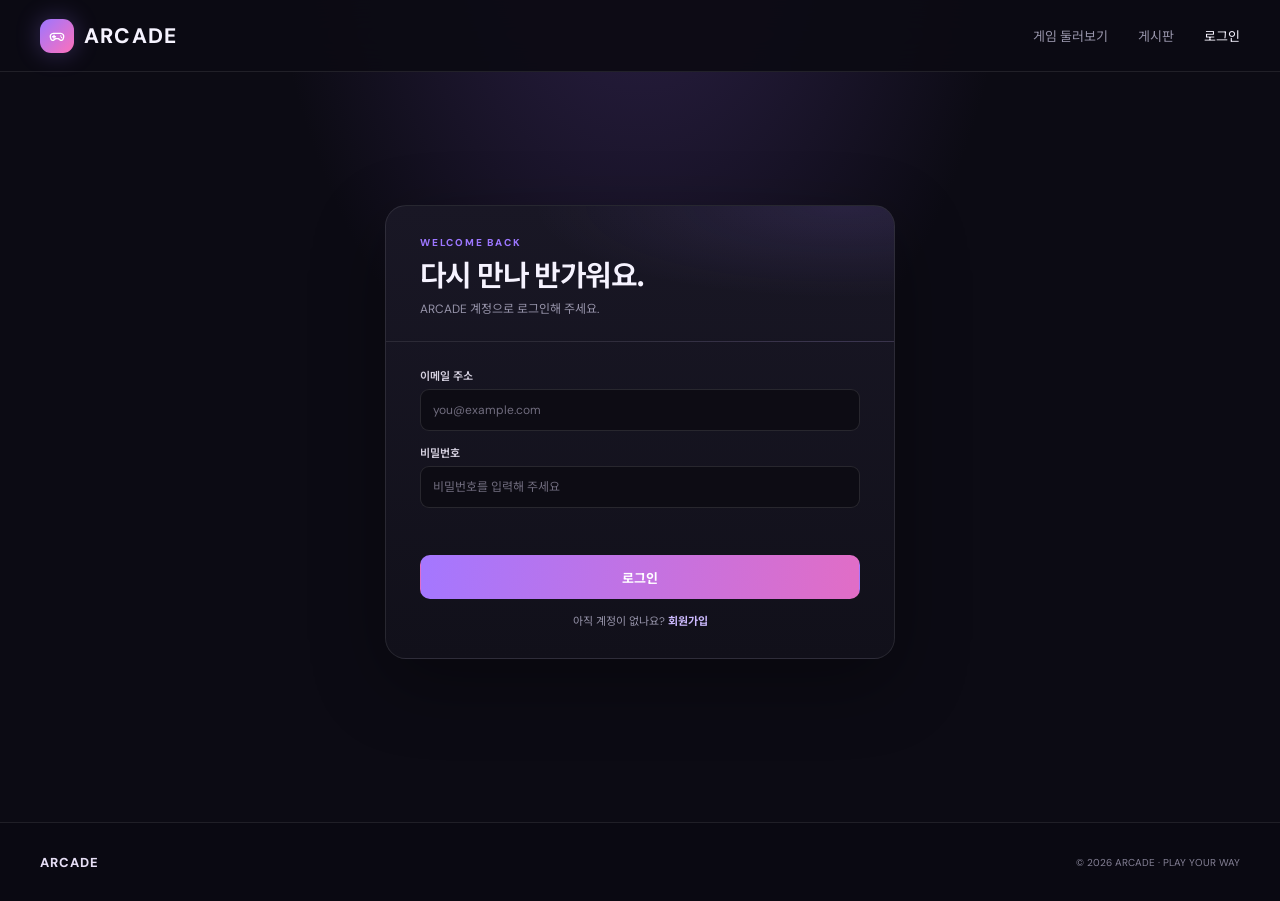
<file: profile.html>
<!DOCTYPE html>
<html lang="ko">
<head>
  <meta charset="UTF-8" />
  <meta name="viewport" content="width=device-width, initial-scale=1.0" />
  <meta name="theme-color" content="#0c0b14" />
  <meta name="description" content="내 ARCADE 회원 정보와 프로필을 확인하세요." />
  <link rel="canonical" href="https://visionai-arcade.pages.dev/profile.html" />
  <meta name="robots" content="noindex,follow" />
  <meta property="og:type" content="profile" />
  <meta property="og:site_name" content="ARCADE" />
  <meta property="og:title" content="내 프로필 — ARCADE" />
  <meta property="og:description" content="ARCADE 회원 프로필과 계정 정보를 확인하세요." />
  <meta property="og:url" content="https://visionai-arcade.pages.dev/profile.html" />
  <meta property="og:image" content="https://visionai-arcade.pages.dev/og-image.svg" />
  <meta property="og:image:alt" content="ARCADE 게임 라운지" />
  <meta name="twitter:card" content="summary_large_image" />
  <meta name="twitter:title" content="내 프로필 — ARCADE" />
  <meta name="twitter:description" content="ARCADE 회원 프로필과 계정 정보를 확인하세요." />
  <meta name="twitter:image" content="https://visionai-arcade.pages.dev/og-image.svg" />
  <title>내 프로필 — ARCADE</title>
  <link rel="stylesheet" href="styles.css" />
  <link rel="stylesheet" href="auth.css" />
  <link rel="stylesheet" href="profile.css" />
</head>
<body>
  <header class="topbar">
    <div class="shell nav">
      <a class="logo" href="index.html" aria-label="ARCADE 홈"><span class="logo-mark"><svg viewBox="0 0 24 24" fill="none" aria-hidden="true"><path d="M7 8.5h10a4 4 0 0 1 3.8 5.2l-.7 2.3a2.5 2.5 0 0 1-4 1.2l-2.2-1.7h-3.8l-2.2 1.7a2.5 2.5 0 0 1-4-1.2l-.7-2.3A4 4 0 0 1 7 8.5Z" stroke="white" stroke-width="1.8"/><path d="M8 11v4m-2-2h4m7-1h.01M18 14h.01" stroke="white" stroke-width="1.8" stroke-linecap="round"/></svg></span>ARCADE</a>
      <nav class="nav-links" aria-label="메인 메뉴"><a href="index.html#games">게임 둘러보기</a><a href="board.html">게시판</a><a class="active" href="profile.html" aria-current="page">내 프로필</a></nav>
    </div>
  </header>

  <main class="shell profile-page">
    <p class="profile-breadcrumb"><a href="index.html">홈</a>　/　내 프로필</p>
    <section class="profile-layout" id="profileViewPage" hidden>
      <aside class="profile-sidebar">
        <div class="profile-sidebar-user">
          <div class="profile-avatar-large" id="profileAvatar" data-color="violet" aria-hidden="true">AR</div>
          <strong id="sidebarNickname">플레이어</strong>
          <span>ARCADE 게이머</span>
        </div>
        <nav class="profile-menu" aria-label="프로필 메뉴"><a class="active" href="#public-profile" aria-current="page">기본 정보</a><a href="#my-posts">내 게시글</a></nav>
        <button class="profile-logout" id="profileLogout" type="button">로그아웃</button>
      </aside>

      <div class="profile-main">
        <section class="profile-panel" id="public-profile" aria-labelledby="publicProfileTitle">
          <div class="profile-panel-heading"><div><h2 id="publicProfileTitle">기본 정보</h2><p>내 계정과 공개 프로필 정보입니다.</p></div><span class="profile-section-icon" aria-hidden="true">✦</span></div>
          <dl class="profile-details">
            <div><dt>닉네임</dt><dd id="profileViewNickname">불러오는 중…</dd></div>
            <div><dt>이메일 주소</dt><dd id="profileViewEmail">—</dd></div>
            <div><dt>프로필 소개</dt><dd id="profileViewBio">—</dd></div>
            <div><dt>가입일</dt><dd><time id="memberSince">—</time></dd></div>
          </dl>
          <a class="button profile-edit-link" href="profile-edit.html">프로필 수정</a>
        </section>
        <section class="profile-panel" id="my-posts" aria-labelledby="myPostsTitle">
          <div class="profile-panel-heading"><div><h2 id="myPostsTitle">내가 작성한 게시글</h2><p>게시판에 작성한 글이 최신순으로 표시됩니다.</p></div><span class="profile-section-icon" aria-hidden="true">✎</span></div>
          <p class="profile-post-status" id="profilePostsStatus" role="status" aria-live="polite">게시글을 불러오는 중…</p>
          <ul class="profile-post-list" id="profilePostList" aria-label="내가 작성한 게시글 목록"></ul>
        </section>
        <section class="profile-panel" id="account-info" aria-labelledby="accountInfoTitle">
          <div class="profile-panel-heading"><div><h2 id="accountInfoTitle">계정 정보</h2><p>이메일과 가입 시 선택한 정보를 확인합니다.</p></div><span class="profile-section-icon" aria-hidden="true">♧</span></div>
          <div class="profile-privacy-summary"><span aria-hidden="true">🔒</span><p>비밀번호는 복호화할 수 없는 단방향 해시로 안전하게 저장됩니다. 비밀번호는 프로필 화면에 표시되지 않습니다.</p></div>
        </section>
      </div>
    </section>
  </main>

  <footer><div class="shell"><a class="footer-logo" href="index.html">ARCADE</a><span>© 2026 ARCADE · PLAY YOUR WAY</span></div></footer>
  <script src="auth.js"></script>
</body>
</html>
</file>
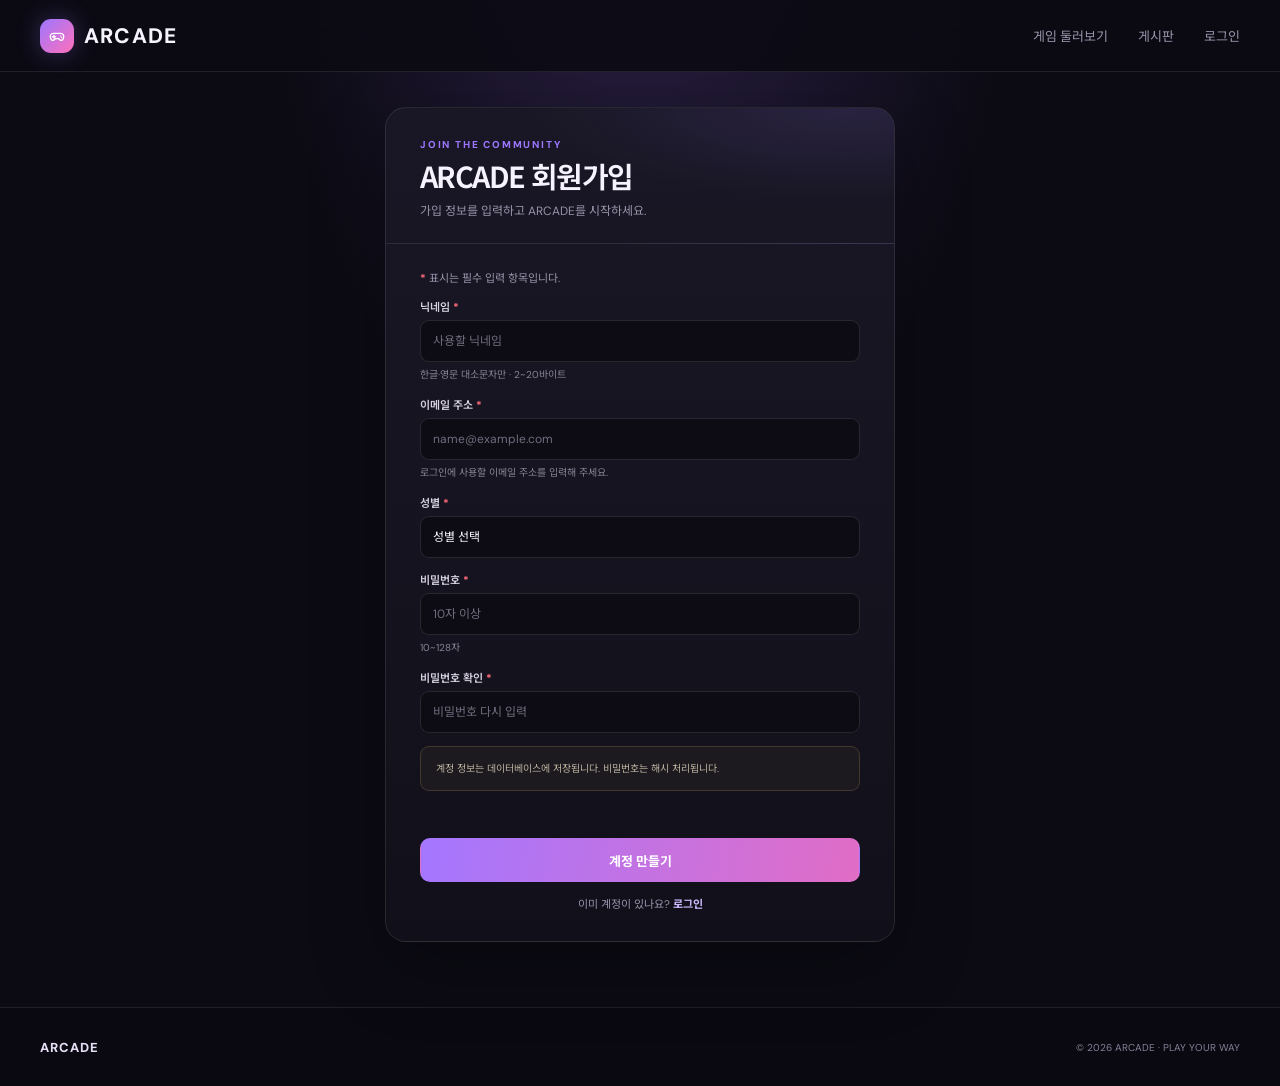
<file: signup.html>
<!DOCTYPE html>
<html lang="ko">
<head>
  <meta charset="UTF-8" />
  <meta name="viewport" content="width=device-width, initial-scale=1.0" />
  <meta name="theme-color" content="#0c0b14" />
  <meta name="description" content="ARCADE 회원가입 — 게임 커뮤니티 계정을 만들어보세요." />
  <link rel="canonical" href="https://visionai-arcade.pages.dev/signup.html" />
  <meta property="og:type" content="website" />
  <meta property="og:site_name" content="ARCADE" />
  <meta property="og:title" content="회원가입 — ARCADE" />
  <meta property="og:description" content="ARCADE 회원가입 — 게임 커뮤니티 계정을 만들어 새로운 플레이어를 만나보세요." />
  <meta property="og:url" content="https://visionai-arcade.pages.dev/signup.html" />
  <meta property="og:image" content="https://visionai-arcade.pages.dev/og-image.svg" />
  <meta property="og:image:alt" content="ARCADE 게임 라운지" />
  <meta name="twitter:card" content="summary_large_image" />
  <meta name="twitter:title" content="회원가입 — ARCADE" />
  <meta name="twitter:description" content="ARCADE 계정을 만들고 게임 커뮤니티에서 새로운 플레이어를 만나보세요." />
  <meta name="twitter:image" content="https://visionai-arcade.pages.dev/og-image.svg" />
  <title>회원가입 — ARCADE</title>
  <link rel="stylesheet" href="styles.css" />
  <link rel="stylesheet" href="auth.css" />
</head>
<body>
  <header class="topbar">
    <div class="shell nav">
      <a class="logo" href="index.html" aria-label="ARCADE 홈"><span class="logo-mark"><svg viewBox="0 0 24 24" fill="none" aria-hidden="true"><path d="M7 8.5h10a4 4 0 0 1 3.8 5.2l-.7 2.3a2.5 2.5 0 0 1-4 1.2l-2.2-1.7h-3.8l-2.2 1.7a2.5 2.5 0 0 1-4-1.2l-.7-2.3A4 4 0 0 1 7 8.5Z" stroke="white" stroke-width="1.8"/><path d="M8 11v4m-2-2h4m7-1h.01M18 14h.01" stroke="white" stroke-width="1.8" stroke-linecap="round"/></svg></span>ARCADE</a>
      <nav class="nav-links" aria-label="메인 메뉴"><a href="index.html#games">게임 둘러보기</a><a href="board.html">게시판</a><a href="login.html">로그인</a></nav>
    </div>
  </header>

  <main class="shell auth-page">
    <section class="auth-shell" aria-labelledby="signupTitle">
      <header class="auth-heading">
        <p class="section-kicker">JOIN THE COMMUNITY</p>
        <h1 id="signupTitle">ARCADE 회원가입</h1>
        <p>가입 정보를 입력하고 ARCADE를 시작하세요.</p>
      </header>
      <form class="auth-form" id="signupForm" novalidate>
        <p class="required-note"><span aria-hidden="true">*</span> 표시는 필수 입력 항목입니다.</p>
        <div class="signup-field"><label for="nickname">닉네임 <span class="required-mark" aria-hidden="true">*</span><span class="visually-hidden">(필수)</span></label><input id="nickname" name="nickname" type="text" minlength="2" maxlength="20" autocomplete="nickname" required aria-describedby="nicknameHint" placeholder="사용할 닉네임" /><p class="field-hint" id="nicknameHint">한글·영문 대소문자만 · 2~20바이트</p></div>
        <div class="signup-field"><label for="email">이메일 주소 <span class="required-mark" aria-hidden="true">*</span><span class="visually-hidden">(필수)</span></label><input id="email" name="email" type="email" maxlength="254" autocomplete="email" required aria-describedby="emailHint" placeholder="name@example.com" /><p class="field-hint" id="emailHint" aria-live="polite">로그인에 사용할 이메일 주소를 입력해 주세요.</p></div>
        <div class="signup-field"><label for="gender">성별 <span class="required-mark" aria-hidden="true">*</span><span class="visually-hidden">(필수)</span></label><select id="gender" name="gender" required><option value="" selected disabled>성별 선택</option><option value="female">여성</option><option value="male">남성</option><option value="nonbinary">논바이너리</option><option value="prefer_not_to_say">응답하지 않음</option></select></div>
        <div class="signup-field"><label for="password">비밀번호 <span class="required-mark" aria-hidden="true">*</span><span class="visually-hidden">(필수)</span></label><input id="password" name="password" type="password" minlength="10" maxlength="128" autocomplete="new-password" required aria-describedby="passwordHint" placeholder="10자 이상" /><p class="field-hint" id="passwordHint">10~128자</p></div>
        <div class="signup-field"><label for="passwordConfirm">비밀번호 확인 <span class="required-mark" aria-hidden="true">*</span><span class="visually-hidden">(필수)</span></label><input id="passwordConfirm" name="passwordConfirm" type="password" minlength="10" maxlength="128" autocomplete="new-password" required placeholder="비밀번호 다시 입력" /></div>
        <div class="auth-privacy">계정 정보는 데이터베이스에 저장됩니다. 비밀번호는 해시 처리됩니다.</div>
        <p class="auth-message" id="signupMessage" role="status" aria-live="polite"></p>
        <button class="button" id="signupSubmit" type="submit" disabled>계정 만들기</button>
        <p class="auth-switch">이미 계정이 있나요? <a href="login.html">로그인</a></p>
      </form>
    </section>
  </main>

  <footer><div class="shell"><a class="footer-logo" href="index.html">ARCADE</a><span>© 2026 ARCADE · PLAY YOUR WAY</span></div></footer>
  <script src="auth.js"></script>
</body>
</html>
</file>
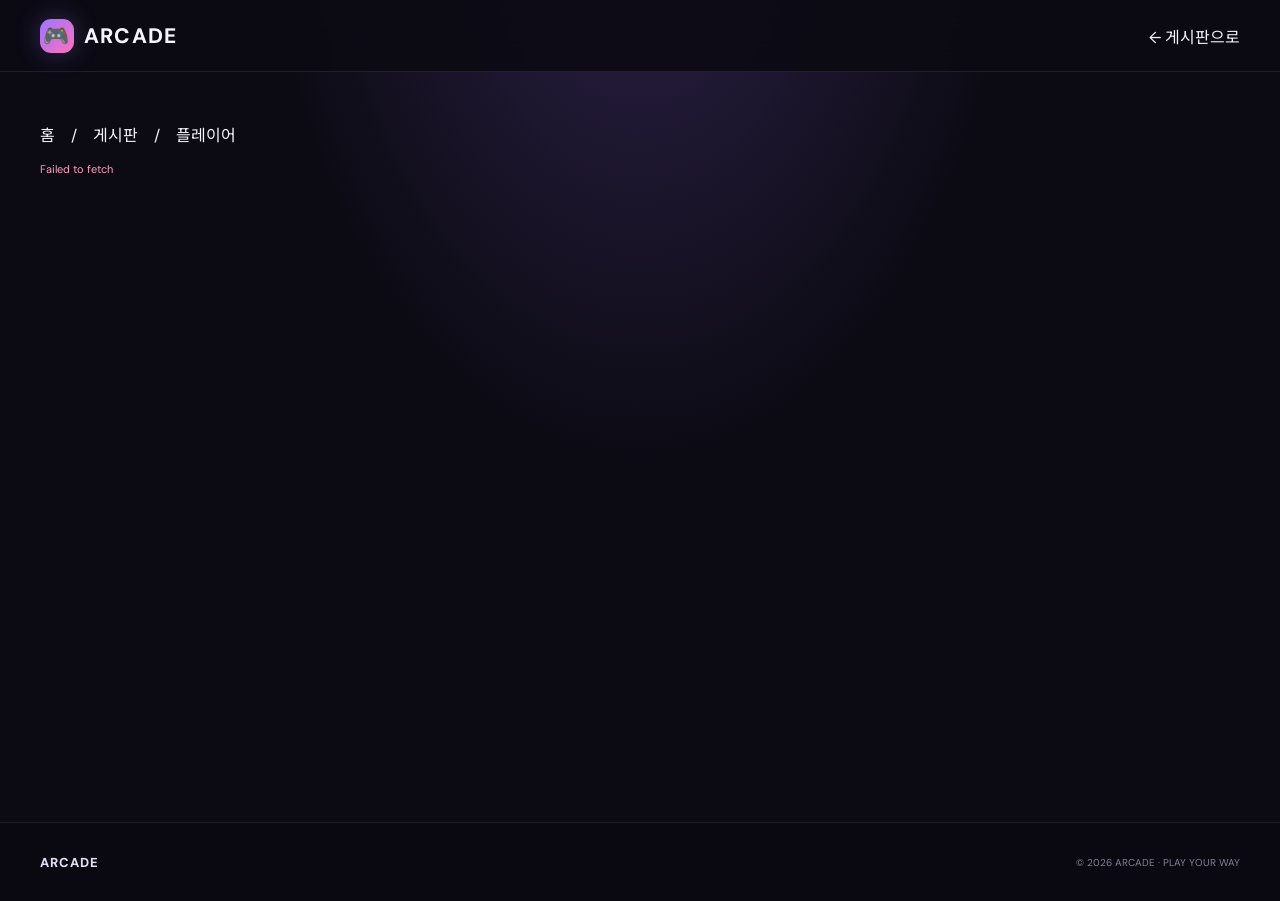
<file: user.html>
<!DOCTYPE html>
<html lang="ko">
<head>
  <meta charset="UTF-8" />
  <meta name="viewport" content="width=device-width, initial-scale=1.0" />
  <meta name="theme-color" content="#0c0b14" />
  <meta name="description" content="ARCADE 커뮤니티 플레이어 프로필과 공개 게임 활동을 확인하세요." />
  <link rel="canonical" href="https://visionai-arcade.pages.dev/user.html" />
  <meta property="og:type" content="profile" />
  <meta property="og:site_name" content="ARCADE" />
  <meta property="og:title" content="플레이어 프로필 — ARCADE" />
  <meta property="og:description" content="ARCADE 커뮤니티 플레이어의 공개 프로필과 게임 활동을 확인하세요." />
  <meta property="og:url" content="https://visionai-arcade.pages.dev/user.html" />
  <meta property="og:image" content="https://visionai-arcade.pages.dev/og-image.svg" />
  <meta property="og:image:alt" content="ARCADE 게임 라운지" />
  <meta name="twitter:card" content="summary_large_image" />
  <meta name="twitter:title" content="플레이어 프로필 — ARCADE" />
  <meta name="twitter:description" content="ARCADE 커뮤니티 플레이어의 공개 프로필과 게임 활동을 확인하세요." />
  <meta name="twitter:image" content="https://visionai-arcade.pages.dev/og-image.svg" />
  <title>플레이어 프로필 — ARCADE</title>
  <link rel="stylesheet" href="styles.css" />
  <link rel="stylesheet" href="community.css" />
</head>
<body>
  <header class="topbar"><div class="shell nav"><a class="logo" href="index.html" aria-label="ARCADE 홈"><span class="logo-mark">🎮</span>ARCADE</a><a class="back-link" href="board.html">← 게시판으로</a></div></header>
  <main class="shell community-page">
    <p class="profile-breadcrumb"><a href="index.html">홈</a>　/　<a href="board.html">게시판</a>　/　플레이어</p>
    <p class="community-message" id="userStatus" role="status" aria-live="polite">프로필을 불러오는 중…</p>
    <section class="user-profile-card" id="userProfile" hidden>
      <div class="user-profile-identity"><div class="user-profile-avatar" id="userAvatar" data-color="violet" aria-hidden="true">AR</div><div><p class="section-kicker">ARCADE PLAYER</p><h1 id="userNickname">플레이어</h1><p id="userMemberSince">가입일 —</p></div></div>
      <p class="user-profile-bio" id="userBio">아직 자기소개가 없습니다.</p>
      <p class="user-profile-created">공개 프로필에는 닉네임과 자기소개만 표시됩니다.</p>
    </section>
  </main>
  <footer><div class="shell"><a class="footer-logo" href="index.html">ARCADE</a><span>© 2026 ARCADE · PLAY YOUR WAY</span></div></footer>
  <script src="community.js"></script>
</body>
</html>
</file>
<file: styles.css>
@import url('https://fonts.googleapis.com/css2?family=DM+Sans:wght@400;500;600;700;800&family=Noto+Sans+KR:wght@400;500;600;700;800&display=swap');

    :root {
      color-scheme: dark;
      --bg: #0c0b14;
      --panel: #151421;
      --panel-soft: #1b1a29;
      --text: #f6f3ff;
      --muted: #9693a9;
      --purple: #9c76ff;
      --pink: #ff70bb;
      --cyan: #71e5ed;
      --line: rgba(255, 255, 255, .09);
      font-family: 'DM Sans', 'Noto Sans KR', sans-serif;
    }

    * { box-sizing: border-box; }
    html { scroll-behavior: smooth; }
    body { margin: 0; color: var(--text); background: radial-gradient(ellipse at 50% -20%, #30234d 0, transparent 42%), var(--bg); }
    button, input { font: inherit; }
    button { color: inherit; }
    a { color: inherit; text-decoration: none; }
    .shell { width: min(1200px, calc(100% - 64px)); margin: 0 auto; }

    .topbar { position: sticky; z-index: 10; top: 0; height: 72px; border-bottom: 1px solid var(--line); display: flex; align-items: center; background: #0c0b14ef; backdrop-filter: blur(18px); }
    .nav { display: flex; align-items: center; justify-content: space-between; gap: 28px; }
    .logo { display: flex; align-items: center; gap: 10px; font-weight: 800; font-size: 21px; letter-spacing: 1.2px; }
    .logo-mark { display: grid; width: 34px; height: 34px; place-items: center; border-radius: 11px; background: linear-gradient(135deg, var(--purple), var(--pink)); box-shadow: 0 0 25px #9c76ff4d; }
    .logo-mark svg { width: 18px; height: 18px; }
    .nav-links { display: flex; align-items: center; gap: 30px; margin-left: auto; color: var(--muted); font-size: 13px; }
    .nav-links a:hover, .nav-links a.active { color: var(--text); }
    .nav-actions { display: flex; align-items: center; gap: 12px; margin-left: 25px; }
    .search { display: flex; align-items: center; gap: 9px; width: 225px; padding: 10px 13px; border: 1px solid var(--line); border-radius: 11px; background: #ffffff08; color: var(--muted); }
    .search svg { width: 17px; flex: none; }
    .search input { width: 100%; min-width: 0; border: 0; outline: 0; background: transparent; color: var(--text); font-size: 12px; }
    .search input::placeholder { color: #777489; }
    .avatar { display: grid; width: 37px; height: 37px; flex: 0 0 37px; place-items: center; overflow: hidden; padding: 0; border: 1px solid #ffffff35; border-radius: 50%; background: linear-gradient(145deg, #464067, #251e37); color: #fff; font-size: 14px; font-weight: 800; cursor: pointer; transition: border-color .18s, box-shadow .18s, transform .18s; }
    .avatar:hover, .avatar:focus-visible { border-color: #d2baff; box-shadow: 0 0 0 3px #a477ff35, 0 0 18px #a477ff66; transform: translateY(-1px); outline: none; }
    .avatar[data-color="violet"] { background: linear-gradient(145deg, #8d68e8, #49318a); }
    .avatar[data-color="cyan"] { background: linear-gradient(145deg, #44b9c7, #23647c); }
    .avatar[data-color="rose"] { background: linear-gradient(145deg, #ed6eaa, #873b76); }
    .avatar[data-color="amber"] { background: linear-gradient(145deg, #efb64e, #8f552a); }
    .avatar-initials { display: grid; width: 100%; height: 100%; place-items: center; }
    .avatar-image { display: block; width: 100%; height: 100%; object-fit: cover; }
    .avatar:disabled { cursor: wait; opacity: .75; }
    .profile-control { position: relative; flex: 0 0 auto; }
    .profile-popover { position: absolute; z-index: 30; top: calc(100% + 10px); right: 0; display: grid; width: min(300px, calc(100vw - 30px)); gap: 13px; padding: 15px; border: 1px solid #ffffff25; border-radius: 14px; background: #191724; box-shadow: 0 16px 40px #000a; }
    .profile-popover[hidden] { display: none; }
    .profile-popover::before { position: absolute; top: -7px; right: 14px; width: 12px; height: 12px; border-top: 1px solid #ffffff25; border-left: 1px solid #ffffff25; background: #191724; content: ''; transform: rotate(45deg); }
    .profile-popover-identity { position: relative; display: flex; min-width: 0; align-items: center; gap: 11px; }
    .profile-popover-avatar { display: grid; width: 46px; height: 46px; flex: 0 0 46px; place-items: center; overflow: hidden; border: 1px solid #ffffff2b; border-radius: 50%; background: linear-gradient(145deg, #464067, #251e37); color: white; font-size: 15px; font-weight: 700; }
    .profile-popover-avatar[data-color="cyan"] { background: linear-gradient(145deg, #44b9c7, #23647c); }
    .profile-popover-avatar[data-color="rose"] { background: linear-gradient(145deg, #ed6eaa, #873b76); }
    .profile-popover-avatar[data-color="amber"] { background: linear-gradient(145deg, #efb64e, #8f552a); }
    .profile-popover-avatar img { width: 100%; height: 100%; object-fit: cover; }
    .profile-popover-identity > div { display: grid; min-width: 0; gap: 4px; }
    .profile-popover-identity strong, .profile-popover-identity span { overflow: hidden; text-overflow: ellipsis; white-space: nowrap; }
    .profile-popover-identity strong { color: var(--text); font-size: 12px; }
    .profile-popover-identity span { color: var(--muted); font-size: 10px; }
    .profile-popover-action { display: flex; min-height: 34px; align-items: center; justify-content: center; border: 1px solid #a477ff50; border-radius: 8px; background: #a477ff18; color: #dfd2ff; font-size: 11px; font-weight: 700; }
    .profile-popover-action:hover { border-color: #c5aaff; background: #a477ff30; color: white; }
    .profile-popover-action[hidden] { display: none; }

    .hero { position: relative; min-height: 430px; margin-top: 36px; overflow: hidden; display: flex; align-items: center; border: 1px solid #ffffff16; border-radius: 22px; background: radial-gradient(ellipse at 78% 48%, #8652d14a 0, transparent 35%), linear-gradient(115deg, #211c35 0%, #171522 62%, #211a30 100%); box-shadow: 0 24px 70px #0003; }
    .hero::before { content: ''; position: absolute; inset: 0; opacity: .18; background-image: linear-gradient(#ffffff0c 1px, transparent 1px), linear-gradient(90deg, #ffffff0c 1px, transparent 1px); background-size: 36px 36px; mask-image: linear-gradient(90deg, transparent, black); }
    .hero-copy { position: relative; z-index: 2; width: 57%; padding: 54px 0 54px 62px; }
    .eyebrow { display: inline-flex; align-items: center; gap: 8px; color: #d9c6ff; font-size: 11px; font-weight: 700; letter-spacing: 1.7px; text-transform: uppercase; }
    .eyebrow-dot { width: 7px; height: 7px; border-radius: 50%; background: var(--pink); box-shadow: 0 0 12px var(--pink); }
    h1 { margin: 17px 0 13px; font-family: 'Noto Sans KR', sans-serif; font-size: clamp(42px, 6vw, 65px); font-weight: 700; line-height: 1.2; letter-spacing: -.045em; }
    h1 span { color: #bd9cff; }
    .hero-title { max-width: 620px; font-family: 'Noto Sans KR', sans-serif; font-weight: 650; letter-spacing: -.055em; word-break: keep-all; }
    .hero-copy .hero-description { display: grid; max-width: 460px; gap: 3px; margin: 0; color: #d0ccda; font-size: 14px; font-weight: 400; line-height: 1.85; letter-spacing: -.015em; }
    .hero-description span { display: block; }
    .hero-actions { display: flex; flex-wrap: wrap; align-items: center; gap: 13px; margin-top: 24px; }
    .button { display: inline-flex; min-height: 43px; align-items: center; justify-content: center; gap: 8px; padding: 0 17px; border: 1px solid transparent; border-radius: 10px; background: linear-gradient(100deg, #a477ff, #e16dc6); color: white; font-size: 13px; font-weight: 700; cursor: pointer; transition: transform .2s, filter .2s; }
    :focus-visible { outline: 2px solid var(--cyan); outline-offset: 3px; }
    .button:hover { transform: translateY(-2px); filter: brightness(1.1); }
    .button.secondary { border-color: #ffffff24; background: #ffffff0a; color: #eee9fa; }
    .button svg { width: 16px; height: 16px; }
    .hero-art { position: absolute; z-index: 1; top: 0; right: 0; width: 53%; height: 100%; display: grid; place-items: center; }
    .hero-orb { position: relative; width: 267px; height: 267px; display: grid; place-items: center; border: 1px solid #e0b5ff5c; border-radius: 50%; background: radial-gradient(circle at 37% 29%, #ffc2e987, #b067d568 34%, #492e8c91 68%, #19142a 72%); box-shadow: 0 0 75px #a355e959, inset 0 0 40px #f9b7ff40; transform: rotate(-14deg); }
    .hero-orb::before, .hero-orb::after { content: ''; position: absolute; inset: -24px; border: 1px solid #d1a6fd48; border-radius: 50%; transform: rotate(38deg) scaleY(.38); }
    .hero-orb::after { inset: -48px -14px; transform: rotate(-30deg) scaleY(.43); border-color: #8f75ee52; }
    .orb-icon { position: relative; z-index: 2; font-size: 116px; filter: drop-shadow(0 10px 18px #231631); transform: rotate(14deg); }
    .spark { position: absolute; color: var(--cyan); text-shadow: 0 0 14px var(--cyan); }
    .spark.one { top: 18%; left: 14%; font-size: 22px; }
    .spark.two { right: 9%; bottom: 23%; color: var(--pink); font-size: 29px; }

    .section { padding-top: 72px; scroll-margin-top: 88px; }
    .section-heading { display: flex; align-items: end; justify-content: space-between; gap: 20px; margin-bottom: 17px; }
    .games-header { min-width: 0; margin-bottom: 15px; }
    .games-header-row { display: flex; min-width: 0; align-items: baseline; gap: 15px; }
    .games-header-row h2 { flex: 0 0 auto; font-size: 24px; }
    .games-header-note { min-width: 0; margin: 0; overflow: hidden; color: var(--muted); font-size: 12px; text-overflow: ellipsis; white-space: nowrap; }
    .games-header-sub { margin: 7px 0 0; color: #777386; font-size: 10px; line-height: 1.6; }
    .section-kicker { margin: 0 0 5px; color: var(--purple); font-size: 10px; font-weight: 800; letter-spacing: 1.8px; text-transform: uppercase; }
    h2 { margin: 0; font-size: 22px; letter-spacing: -.4px; }
    .section-note { margin: 5px 0 0; color: var(--muted); font-size: 12px; }
    .text-link { display: inline-flex; align-items: center; gap: 6px; color: #c8b5ff; font-size: 12px; white-space: nowrap; }
    .text-link:hover { color: white; }
    .game-toolbar { display: flex; min-width: 0; align-items: center; justify-content: space-between; gap: 12px; margin-bottom: 18px; }
    .category-menu-toggle { display: none; }
    .hamburger-icon { display: grid; width: 16px; flex: 0 0 16px; gap: 3px; }
    .hamburger-icon i { display: block; width: 16px; height: 2px; border-radius: 2px; background: currentColor; }
    .category-menu-label { white-space: nowrap; }
    .hamburger-icon { display: grid; width: 16px; gap: 3px; }
    .hamburger-icon i { display: block; width: 16px; height: 2px; border-radius: 2px; background: currentColor; }
    .category-menu-label { white-space: nowrap; }
    .filters { display: flex; min-width: 0; flex: 1 1 auto; align-items: center; gap: 8px; margin-bottom: 0; overflow-x: auto; scrollbar-width: none; }
    .filters::-webkit-scrollbar { display: none; }
    .filter { display: inline-flex; flex: none; align-items: center; min-height: 33px; padding: 0 13px; border: 1px solid #ffffff20; border-radius: 999px; background: #171522; color: #d8d3e2; font-size: 11px; cursor: pointer; transition: background-color .2s, border-color .2s, color .2s, box-shadow .2s; }
    .filter:hover:not(.active) { border-color: #c0a5ff; background: #353047; color: #fff; }
    .filter.active, .filter.active:hover { border-color: #e1d3ff; background: #e4d8ff; color: #211a30; box-shadow: 0 3px 14px #b99aff35; font-weight: 700; }
    .filter:focus-visible { outline: 2px solid var(--cyan); outline-offset: 3px; }
    .steam-filter-icon { width: 14px; height: 14px; margin-right: 4px; vertical-align: -2px; }
    .game-grid { display: grid; grid-template-columns: repeat(4, minmax(0, 1fr)); gap: 20px; }
    .game-card { position: relative; min-width: 0; overflow: hidden; border: 1px solid var(--line); border-radius: 15px; background: linear-gradient(180deg, #1b1a29, #14131f); transition: transform .22s, border-color .22s, box-shadow .22s; }
    .game-card { position: relative; }
    .game-card:hover { transform: translateY(-5px); border-color: #c09aff; box-shadow: 0 0 0 1px #b892ff99, 0 0 25px #9c76ff85, 0 17px 38px #0007; }
    .game-cover { position: relative; height: 170px; display: grid; place-items: center; overflow: hidden; isolation: isolate; background-image: linear-gradient(180deg, #08071122 0%, #08071100 42%, #080711a8 100%); background-position: center; }
    .game-cover::before { content: ''; position: absolute; z-index: -1; inset: 0; opacity: .48; background-image: linear-gradient(135deg, #ffffff15 1px, transparent 1px), linear-gradient(45deg, #ffffff11 1px, transparent 1px); background-size: 17px 17px, 24px 24px; }
    .cover-emoji { font-size: 62px; filter: drop-shadow(0 9px 13px #0008); transition: transform .3s; }
    .game-card:hover .cover-emoji { transform: scale(1.12) rotate(-5deg); }
    .game-cover[style*="--game-image"] { background-color: #151421; background-image: linear-gradient(180deg, #08071122 0%, #08071100 42%, #080711a8 100%); }
    .game-cover[style*="--game-image"]::after { position: absolute; z-index: -1; inset: 0; background-image: var(--game-image); background-position: var(--game-image-position, center); background-size: var(--game-image-fit, cover); content: ""; transition: transform .32s ease, filter .32s ease; }
    .game-card:hover .game-cover[style*="--game-image"]::after { transform: scale(1.07); filter: brightness(1.14) saturate(1.08); }
    .game-cover[style*="--game-image"]::before { opacity: 0; }
    .game-cover[style*="--game-image"] .cover-label { z-index: 1; }
    .cover-valorant { background: radial-gradient(circle at 55% 35%, #ff9779, #bd433e 48%, #371e36); }
    .cover-hades { background: radial-gradient(circle at 50% 40%, #fbb16b, #c64b3d 45%, #33203b); }
    .cover-stardew { background: radial-gradient(circle at 50% 40%, #8bc96d, #4a997b 48%, #234354); }
    .cover-elden { background: radial-gradient(circle at 50% 38%, #f2ce83, #857246 45%, #292837); }
    .cover-zelda { background: radial-gradient(circle at 50% 38%, #a9dc81, #4b9c82 45%, #253858); }
    .cover-cyber { background: radial-gradient(circle at 50% 38%, #fbdf6b, #d08d31 45%, #382640); }
    .cover-persona { background: radial-gradient(circle at 50% 38%, #ff7baf, #ba3a75 45%, #282242); }
    .cover-ori { background: radial-gradient(circle at 50% 38%, #b7f4ef, #5c99c9 45%, #26335f); }
    .cover-label { position: absolute; top: 10px; left: 10px; padding: 5px 8px; border: 1px solid #ffffff2b; border-radius: 6px; background: #11101cb8; color: #fff; font-size: 9px; font-weight: 700; backdrop-filter: blur(8px); }
    .favorite { position: absolute; z-index: 4; top: 9px; right: 9px; display: grid; width: 32px; height: 32px; place-items: center; border: 1px solid #ffffff55; border-radius: 50%; background: #11101cdb; color: #f5f1fa; cursor: pointer; font-size: 16px; box-shadow: 0 2px 9px #0007; transition: transform .18s, border-color .18s, background-color .18s, color .18s; }
    .favorite:hover { transform: scale(1.12); border-color: #ff4658; color: #ff4658; }
    .favorite.saved { border-color: #ff3b4f; background: #ff263b30; color: #ff4658; }
    .favorite.saved:hover { border-color: #ff172f; background: #ff263b48; color: #ff172f; }
    .game-info { padding: 14px 15px 16px; }
    .game-title-row { display: flex; align-items: center; justify-content: space-between; gap: 8px; }
    .game-title { overflow: hidden; margin: 0; font-size: 14px; font-weight: 700; text-overflow: ellipsis; white-space: nowrap; }
    .game-title a { display: inline-flex; max-width: 100%; align-items: center; gap: 5px; color: inherit; text-decoration: none; }
    .game-title a:hover { color: #d6c3ff; }
    .official-link-icon { color: var(--muted); font-size: 12px; opacity: .7; transition: transform .2s, color .2s; }
    .game-title a:hover .official-link-icon { color: var(--cyan); transform: translate(2px, -2px); }
    .review-score { flex: none; color: #f5d27c; font-size: 10px; font-weight: 700; }
    .review-score[title*="자료 없음"] { color: var(--muted); font-weight: 500; }
    .detail-rating-source { margin: 9px 0 0; color: var(--muted); font-size: 10px; line-height: 1.6; }
    .game-meta { display: flex; align-items: center; justify-content: space-between; gap: 5px; margin-top: 8px; color: var(--muted); font-size: 10px; }
    .game-meta span:last-child { color: #a9a4b8; }
    .empty-state { grid-column: 1 / -1; padding: 35px 20px; border: 1px dashed var(--line); border-radius: 14px; color: var(--muted); text-align: center; font-size: 13px; }

    .lower-grid { display: grid; grid-template-columns: 1.1fr .9fr; gap: 18px; padding-top: 66px; padding-bottom: 76px; scroll-margin-top: 88px; }
    .panel { min-height: 190px; overflow: hidden; border: 1px solid var(--line); border-radius: 16px; background: var(--panel); }
    .community-panel { position: relative; padding: 22px 24px; background: radial-gradient(ellipse at 95% 0, #8848bb2b, transparent 42%), var(--panel); }
    .community-panel h3, .daily-panel h3 { margin: 0; font-size: 16px; }
    .community-panel p, .daily-panel p { margin: 8px 0 0; color: var(--muted); font-size: 11px; line-height: 1.7; }
    .online-row { display: flex; align-items: center; gap: 9px; margin-top: 19px; color: #c8c3d5; font-size: 10px; }
    .online-dot { width: 7px; height: 7px; border-radius: 50%; background: #65e5a1; box-shadow: 0 0 10px #65e5a1; }
    .daily-panel { display: flex; align-items: center; justify-content: space-between; gap: 12px; padding: 26px 28px; background: radial-gradient(ellipse at 100% 100%, #3979902b, transparent 55%), var(--panel); transition: background-color .22s, border-color .22s, box-shadow .22s; }
    .daily-panel:hover, .about-panel:hover { border-color: #b58cff; background-color: #28233a; box-shadow: 0 0 0 1px #a477ff38, 0 0 28px #9c76ff45; }
    .about-panel { display: flex; flex-direction: column; align-items: flex-start; justify-content: center; padding: 26px 28px; background: radial-gradient(ellipse at 100% 0, #8848bb20, transparent 48%), var(--panel); }
    .about-panel h3 { margin: 0; font-size: 16px; }
    .about-panel p { max-width: 420px; margin: 9px 0 15px; color: var(--muted); font-size: 12px; line-height: 1.8; }
    .about-link { color: #d7c4ff; font-size: 11px; font-weight: 700; }
    .about-link span { margin-left: 3px; }
    .daily-icon { flex: none; font-size: 50px; filter: drop-shadow(0 7px 12px #0007); }
    .daily-panel .button { min-height: 52px; margin-top: 17px; padding: 0 24px; font-size: 14px; box-shadow: 0 7px 22px #a477ff40; }
    .daily-panel .button:hover { box-shadow: 0 9px 30px #a477ff80; transform: translateY(-2px); }
    .game-list-actions { display: flex; align-items: center; gap: 16px; }
    .game-list-actions { display: flex; min-width: 0; flex: 0 1 auto; align-items: center; gap: 8px; }
    .sort-control { display: flex; min-width: 0; align-items: center; gap: 6px; color: var(--muted); font-size: 12px; white-space: nowrap; }
    .sort-note { margin: 8px 0 0; color: #777386; font-size: 10px; line-height: 1.6; }
    .sort-control select { width: clamp(105px, 15vw, 180px); min-width: 80px; min-height: 36px; flex: 1 1 180px; padding: 0 21px 0 8px; border: 1px solid var(--line); border-radius: 8px; outline: none; background: var(--panel); color: var(--text); font: inherit; font-size: 13px; }
    .sort-control select:focus-visible { border-color: var(--purple); }
    .sort-direction { display: grid; width: 34px; height: 36px; flex: 0 0 34px; place-items: center; border: 1px solid var(--line); border-radius: 8px; background: var(--panel); color: #ded4f2; font-size: 16px; cursor: pointer; }
    .sort-direction:hover { border-color: #aa8aff; background: #a477ff20; color: #fff; }
    .sort-direction { display: grid; width: 34px; height: 36px; flex: 0 0 34px; place-items: center; border: 1px solid var(--line); border-radius: 8px; background: var(--panel); color: #ded4f2; font-size: 16px; cursor: pointer; }
    .sort-direction:hover { border-color: #aa8aff; background: #a477ff20; color: white; }
    .sort-direction:disabled { opacity: .4; cursor: not-allowed; }
    .toast { position: fixed; z-index: 5; right: 24px; bottom: 24px; max-width: calc(100% - 48px); padding: 12px 17px; border: 1px solid #ffffff1c; border-radius: 11px; background: #242033; box-shadow: 0 8px 35px #0007; color: #f6f3ff; font-size: 12px; opacity: 0; pointer-events: none; transform: translateY(8px); transition: .25s; }
    .toast.show { opacity: 1; transform: translateY(0); }
    .profile-dialog { width: min(440px, calc(100% - 32px)); padding: 25px; border: 1px solid #ffffff20; border-radius: 20px; background: #151421; color: var(--text); box-shadow: 0 24px 80px #000b; }
    .profile-dialog::backdrop { background: #07060dcc; backdrop-filter: blur(7px); }
    .profile-dialog-header { display: flex; align-items: flex-start; justify-content: space-between; margin-bottom: 22px; }
    .profile-dialog-header h2 { margin: 6px 0 0; font-size: 21px; }
    .profile-close { width: 34px; height: 34px; border: 1px solid var(--line); border-radius: 50%; background: #ffffff08; color: var(--muted); font-size: 23px; cursor: pointer; }
    .profile-card { display: flex; align-items: center; gap: 12px; padding: 15px; border: 1px solid var(--line); border-radius: 15px; background: #ffffff05; }
    .profile-avatar { display: grid; width: 49px; height: 49px; flex: none; place-items: center; border: 1px solid #ffffff22; border-radius: 15px; background: linear-gradient(145deg, #464067, #251e37); font-size: 25px; }
    .profile-identity { display: grid; min-width: 0; gap: 5px; }
    .profile-identity strong { overflow: hidden; font-size: 14px; text-overflow: ellipsis; white-space: nowrap; }
    .profile-identity span, .profile-hint { color: var(--muted); font-size: 11px; }
    .profile-edit { margin-left: auto; padding: 7px 10px; border: 1px solid #a77bff55; border-radius: 9px; background: #a77bff16; color: #dccbff; font-size: 10px; cursor: pointer; }
    .profile-level-row { display: flex; justify-content: space-between; margin: 22px 0 9px; color: #d8d1e8; font-size: 10px; font-weight: 700; letter-spacing: .5px; }
    .profile-progress { height: 8px; overflow: hidden; border-radius: 99px; background: #ffffff12; }
    .profile-progress span { display: block; width: 64%; height: 100%; border-radius: inherit; background: linear-gradient(90deg, var(--purple), var(--pink)); }
    .profile-stats { display: grid; grid-template-columns: repeat(3, 1fr); gap: 9px; margin-top: 20px; }
    .profile-stats div { display: grid; gap: 5px; padding: 13px 8px; border: 1px solid var(--line); border-radius: 12px; background: #ffffff04; text-align: center; }
    .profile-stats strong { color: #e4d7ff; font-size: 19px; }
    .profile-stats span { color: var(--muted); font-size: 10px; }
    .profile-hint { margin: 17px 0 0; text-align: center; }
    .roulette-dialog { position: relative; width: min(460px, calc(100% - 32px)); overflow: visible; padding: 32px 30px 28px; border: 1px solid #ffffff20; border-radius: 22px; background: radial-gradient(ellipse at 50% 0, #38244d, #171521 62%); color: var(--text); text-align: center; box-shadow: 0 28px 100px #000b; }
    .roulette-dialog[open] { animation: machine-pop-in .28s ease-out both; }
    .roulette-dialog::backdrop { background: #07060de0; backdrop-filter: blur(8px); }
    @keyframes machine-pop-in { from { opacity: 0; transform: translateY(12px) scale(.96); } to { opacity: 1; transform: translateY(0) scale(1); } }
    .roulette-close { position: absolute; top: 13px; right: 14px; display: grid; width: 34px; height: 34px; place-items: center; border: 1px solid var(--line); border-radius: 50%; background: #ffffff09; color: #c7c1d3; font-size: 23px; line-height: 1; cursor: pointer; }
    .roulette-close:hover { background: #ffffff16; color: white; }
    .roulette-title { margin: 6px 0 0; font-size: 24px; }
    .roulette-subtitle { margin: 8px 0 23px; color: var(--muted); font-size: 12px; }
    .slot-machine { position: relative; width: min(300px, 100%); margin: 0 auto; padding: 14px 17px 12px; border: 1px solid #f0c97c88; border-radius: 20px; background: linear-gradient(145deg, #5b3472, #312044 55%, #21192e); box-shadow: inset 0 2px 0 #ffffff35, 0 13px 28px #0006, 0 0 24px #d58cff20; }
    .slot-machine-top, .slot-machine-bottom { display: flex; align-items: center; justify-content: space-between; color: #ffdf9c; font-size: 9px; font-weight: 800; letter-spacing: 1.4px; }
    .slot-light { width: 7px; height: 7px; border-radius: 50%; background: #ffdc78; box-shadow: 0 0 10px #ffd76a; animation: slot-blink 1s infinite alternate; }
    .slot-light:last-child { animation-delay: .5s; }
    @keyframes slot-blink { to { opacity: .35; box-shadow: 0 0 3px #ffd76a; } }
    .slot-reels { display: grid; grid-template-columns: repeat(3, 1fr); gap: 8px; margin: 13px 0 11px; padding: 9px; border: 1px solid #0c0b14; border-radius: 13px; background: #0b0a11; box-shadow: inset 0 4px 12px #0009; }
    .slot-reel { display: grid; min-width: 0; height: 82px; place-items: center; overflow: hidden; border: 1px solid #ded0e877; border-radius: 9px; background: linear-gradient(180deg, #f4efff, #cfc2e8); color: #231a30; font-size: 34px; box-shadow: inset 0 2px 7px #fff9, 0 3px 6px #0005; }
    .slot-reel span { display: block; max-width: 100%; overflow: hidden; padding: 0 3px; text-overflow: ellipsis; white-space: nowrap; }
    .slot-machine-bottom { justify-content: center; gap: 10px; color: #efc86f; font-size: 8px; }
    .slot-lever-area { position: absolute; top: 135px; right: 13px; display: flex; width: 22px; height: 68px; flex-direction: column; align-items: center; pointer-events: none; }
    .slot-lever-ball { z-index: 1; color: #ff779f; font-size: 18px; text-shadow: 0 0 10px #ff5f94; }
    .slot-lever-stem { width: 5px; height: 42px; margin-top: -2px; border-radius: 5px; background: linear-gradient(90deg, #d1c4e2, #fff, #877998); transform-origin: top; }
    .slot-lever-base { width: 15px; height: 8px; margin-top: -1px; border-radius: 50%; background: #dfb95d; }
    .slot-machine.spinning .slot-lever-stem { animation: lever-pull .35s ease-in-out 2 alternate; }
    @keyframes lever-pull { to { transform: rotate(22deg); } }
    .slot-machine.spinning .slot-reel span { animation: reel-blur .12s linear infinite; filter: blur(1px); }
    @keyframes reel-blur { 50% { transform: translateY(7px); opacity: .55; } }
    .roulette-result { min-height: 25px; margin: 20px 0 13px; color: #d5cde3; font-size: 13px; font-weight: 700; }
    .roulette-result.winner { color: #ffe08b; font-size: 16px; text-shadow: 0 0 18px #ffd65e55; }
    .roulette-actions { display: flex; flex-wrap: wrap; justify-content: center; gap: 9px; }
    .roulette-game-link[hidden] { display: none; }
    @media (max-width: 480px) {
      .roulette-dialog { padding: 28px 18px 22px; }
      .slot-machine { width: min(280px, calc(100% - 18px)); }
      .slot-lever-area { right: 7px; }
      .slot-reel { height: 72px; font-size: 29px; }
    }
    @media (prefers-reduced-motion: reduce) {
      .roulette-dialog[open], .slot-light, .slot-machine.spinning .slot-lever-stem, .slot-machine.spinning .slot-reel span { animation: none !important; }
      .slot-machine.spinning .slot-reel span { filter: none; }
    }
    footer { border-top: 1px solid var(--line); background: #09081080; }
    footer .shell { display: flex; min-height: 78px; align-items: center; justify-content: space-between; gap: 18px; color: #858196; font-size: 10px; }
    .footer-logo { color: #e6def5; font-size: 13px; font-weight: 800; letter-spacing: 1px; }

    @media (max-width: 850px) {
      .nav-links { gap: 18px; }
      .search { width: 165px; }
      .hero { min-height: 390px; }
      .hero-copy { width: 55%; padding-left: 35px; }
      .hero-art { width: 40%; }
      .hero-orb { width: 210px; height: 210px; }
      .orb-icon { font-size: 92px; }
      .game-grid { grid-template-columns: repeat(4, minmax(0, 1fr)); gap: 10px; }
      .game-toolbar { gap: 6px; }
      .game-list-actions { gap: 5px; }
      .sort-label { display: none; }
      .sort-control select { width: clamp(95px, 20vw, 150px); min-width: 76px; flex: 1 1 100px; font-size: 11px; }
      .games-header-row { gap: 10px; }
      .games-header-row h2 { font-size: 21px; }
      .games-header-note { font-size: 11px; }
      .game-toolbar { gap: 7px; }
      .game-list-actions { gap: 5px; }
      .sort-label { display: none; }
      .sort-control select { width: clamp(100px, 19vw, 145px); min-width: 78px; flex: 0 1 145px; font-size: 11px; }
    }
    @media (min-width: 851px) and (max-width: 1100px) {
      .hero-copy { width: 53%; padding-left: 42px; }
      .hero-art { width: 42%; }
    }
    @media (max-width: 580px) {
      .shell { width: min(100% - 32px, 440px); }
      .topbar { height: 64px; }
      .nav { gap: 8px; }
      .logo { gap: 7px; font-size: 17px; }
      .logo-mark { width: 30px; height: 30px; }
      .topbar { height: auto; min-height: 64px; }
      .nav { flex-wrap: wrap; column-gap: 8px; row-gap: 0; padding-top: 10px; padding-bottom: 8px; }
      .nav-links { order: 3; display: flex; width: 100%; min-width: 0; flex: 0 0 100%; flex-wrap: wrap; align-items: center; justify-content: center; gap: 2px 6px; margin: 7px 0 0; padding-top: 7px; border-top: 1px solid var(--line); font-size: 11px; }
      .nav-links a { display: inline-flex; min-height: 36px; align-items: center; justify-content: center; padding: 0 9px; border-radius: 8px; white-space: nowrap; }
      .nav-links a:hover, .nav-links a.active { background: #ffffff0d; }
      .nav-actions { gap: 7px; }
      .search { width: min(39vw, 150px); padding: 8px 9px; }
      .nav-actions { margin-left: auto; }
      .search { width: min(43vw, 180px); }
      .hero { min-height: 450px; align-items: flex-start; margin-top: 20px; border-radius: 18px; }
      .hero-copy { width: 100%; padding: 30px 24px; }
      .hero-copy .hero-description { max-width: 315px; font-size: 12px; line-height: 1.75; }
      h1 { max-width: 360px; margin-top: 14px; font-size: clamp(40px, 11vw, 54px); }
      .hero-art { top: auto; right: -12px; bottom: -28px; width: 100%; height: 215px; opacity: .8; }
      .hero-orb { width: 160px; height: 160px; margin-left: 100px; }
      .hero-orb::before { inset: -16px; }
      .hero-orb::after { inset: -31px -8px; }
      .orb-icon { font-size: 72px; }
      .spark.one { left: 23%; }
      .games-header-row { gap: 7px; }
      .games-header-row h2 { font-size: 19px; }
      .games-header-note { min-width: 0; overflow: hidden; font-size: 10px; text-overflow: ellipsis; white-space: nowrap; }
      .game-toolbar { display: grid; width: 100%; grid-template-columns: auto minmax(0, 1fr); align-items: center; gap: 7px; }
      .category-menu-toggle { display: inline-flex; grid-column: 1; align-items: center; gap: 7px; min-height: 34px; padding: 0 10px; border: 1px solid #ffffff24; border-radius: 9px; background: #171522; color: #e3d8f5; font-size: 10px; font-weight: 700; cursor: pointer; }
      .category-menu-toggle[aria-expanded="true"] { border-color: #c3a7ff; background: #a477ff1c; color: #fff; }
      .filters { display: none; grid-column: 1 / -1; min-width: 0; width: 100%; flex: none; flex-wrap: wrap; align-items: center; gap: 6px; padding: 10px; border: 1px solid #ffffff18; border-radius: 11px; background: #14131d; overflow: visible; }
      .filters.filters-open { display: flex; }
      .filter { padding: 0 9px; font-size: 9px; }
      .steam-filter-icon { width: 12px; height: 12px; margin-right: 3px; }
      .game-list-actions { grid-column: 2; grid-row: 1; min-width: 0; width: 100%; display: flex; justify-content: flex-end; gap: 4px; }
      .sort-control { gap: 3px; }
      .sort-control select { width: clamp(84px, 25vw, 120px); min-width: 72px; flex: 1 1 84px; padding: 0 15px 0 6px; font-size: 9px; }
      .sort-direction { width: 28px; height: 32px; flex-basis: 28px; }
      .game-list-actions .text-link { font-size: 9px; }
      .section { padding-top: 54px; }
      .section-heading { align-items: center; }
      .game-toolbar { width: 100%; align-items: center; gap: 6px; }
      .category-menu-toggle { min-height: 32px; padding: 0 8px; font-size: 9px; }
      .filters { min-width: 0; flex: none; gap: 5px; }
      .filter { min-height: 30px; padding: 0 8px; font-size: 9px; }
      .steam-filter-icon { width: 12px; height: 12px; margin-right: 2px; }
      .game-list-actions { min-width: 0; flex: 0 1 auto; align-items: center; gap: 4px; }
      .sort-control { gap: 3px; font-size: 9px; }
      .sort-control select { width: clamp(80px, 25vw, 115px); min-width: 68px; flex: 1 1 80px; padding: 0 15px 0 5px; font-size: 9px; }
      .sort-direction { width: 28px; height: 32px; flex-basis: 28px; }
      .game-list-actions .text-link { font-size: 8px; }
      h2 { font-size: 19px; }
      .game-grid { grid-template-columns: repeat(2, minmax(0, 1fr)); gap: 10px; }
      .game-card { border-radius: 9px; }
      .favorite { top: 4px; right: 4px; width: 22px; height: 22px; font-size: 11px; }
      .game-cover { height: auto; min-height: 0; aspect-ratio: 16 / 10; }
      .cover-label { top: 7px; left: 7px; max-width: calc(100% - 40px); overflow: hidden; padding: 4px 6px; font-size: clamp(8px, 2.3vw, 10px); text-overflow: ellipsis; white-space: nowrap; }
      .cover-emoji { font-size: clamp(20px, 8vw, 42px); }
      .game-info { display: flex; min-width: 0; flex-direction: column; justify-content: center; padding: 10px 9px 11px; }
      .game-title-row { align-items: flex-start; flex-direction: column; gap: 3px; }
      .game-title { max-width: 100%; font-size: clamp(12px, 3.8vw, 16px); }
      .review-score { font-size: clamp(10px, 2.8vw, 12px); }
      .game-meta { display: block; margin-top: 6px; font-size: clamp(10px, 2.8vw, 12px); line-height: 1.45; }
      .game-meta span:last-child { display: none; }
      .lower-grid { grid-template-columns: 1fr; gap: 13px; padding-top: 48px; padding-bottom: 50px; }
      .panel { min-height: 150px; }
      .daily-panel, .about-panel { padding: 21px; }
      footer .shell { min-height: 92px; flex-wrap: wrap; justify-content: center; padding: 18px 0; text-align: center; }
    }
    @media (prefers-reduced-motion: reduce) { *, *::before, *::after { scroll-behavior: auto !important; transition-duration: .01ms !important; } }
</file>
<file: board.css>
.board-page { min-height: calc(100vh - 150px); padding-top: 36px; padding-bottom: 70px; }
.board-hero { position: relative; display: flex; min-height: 235px; align-items: center; justify-content: space-between; overflow: hidden; padding: 38px 52px; border: 1px solid #ffffff16; border-radius: 22px; background: radial-gradient(ellipse at 82% 50%, #8652d14a, transparent 36%), linear-gradient(115deg, #211c35, #171522 62%, #211a30); box-shadow: 0 22px 60px #0003; }
.board-hero::before { position: absolute; inset: 0; background-image: linear-gradient(#ffffff0b 1px, transparent 1px), linear-gradient(90deg, #ffffff0b 1px, transparent 1px); background-size: 32px 32px; content: ""; mask-image: linear-gradient(90deg, transparent, #000); }
.board-hero > div:first-child { position: relative; z-index: 1; }
.board-hero h1 { margin: 12px 0 10px; font-family: 'Noto Sans KR', sans-serif; font-weight: 650; font-size: clamp(34px, 5vw, 52px); line-height: 1.2; letter-spacing: -.055em; word-break: keep-all; }
.board-hero h1 span { color: #bd9cff; }
.board-hero p:last-child { margin: 0; color: #bbb5ca; font-size: 13px; line-height: 1.7; }
.board-hero-mark { position: relative; z-index: 1; display: grid; width: 122px; height: 122px; flex: 0 0 auto; place-items: center; border: 1px solid #ffffff2b; border-radius: 36px; background: linear-gradient(145deg, #a477ff39, #ff70bb2b); box-shadow: 0 0 54px #9c76ff24, inset 0 1px 0 #ffffff30; font-size: 58px; transform: rotate(7deg); }
.board-content { padding-top: 58px; }
.board-heading { display: flex; align-items: flex-end; justify-content: space-between; gap: 20px; }
.board-heading h2 { margin: 0; font-size: 24px; }
.board-heading h2 span { margin-left: 5px; color: var(--muted); font-size: 13px; font-weight: 500; }
.board-write { min-height: 38px; padding: 0 15px; font-size: 11px; }
.board-pagination-row { display: grid; grid-template-columns: 1fr auto 1fr; align-items: center; gap: 12px; margin-top: 12px; }
.board-toolbar { display: flex; align-items: center; justify-content: space-between; gap: 18px; margin: 24px 0 14px; }
.board-category-menu { min-width: 0; flex: 1 1 auto; }
.board-categories { display: flex; flex-wrap: wrap; gap: 7px; }
.board-category-menu .category-menu-toggle { display: none; }
.board-categories button.category-chip { display: inline-flex; min-height: 33px; align-items: center; padding: 0 13px; border: 1px solid #ffffff20; border-radius: 99px; background-color: #171522; color: #d8d3e2; font-family: 'Noto Sans KR', sans-serif; font-size: 11px; font-weight: 500; cursor: pointer; transition: background-color .2s, border-color .2s, color .2s, box-shadow .2s; }
.board-categories button.category-chip:hover:not([aria-pressed="true"]) { border-color: #c0a5ff; background-color: #353047; color: #fff; }
.board-categories button.category-chip[aria-pressed="true"], .board-categories button.category-chip[aria-pressed="true"]:hover { border-color: #e1d3ff; background-color: #e4d8ff; color: #211a30; box-shadow: 0 3px 14px #b99aff35; font-weight: 700; }
.category-chip:focus-visible { outline: 2px solid var(--cyan); outline-offset: 3px; }
.board-search { display: flex; width: min(680px, 100%); min-width: 0; height: 39px; flex: 0 1 680px; align-items: center; gap: 5px; padding: 0 5px 0 8px; border: 1px solid var(--line); border-radius: 10px; background: #ffffff06; }
.board-search select { min-width: 0; max-width: 145px; height: 29px; flex: 0 1 auto; padding: 0 21px 0 7px; border: 1px solid #ffffff16; border-radius: 7px; outline: 0; background: #171522; color: #c9c3d4; font: inherit; font-size: 10px; }
.board-search select:focus-visible { border-color: #c0a5ff; outline: 2px solid #a477ff55; outline-offset: 1px; }
.board-search input { width: 100%; min-width: 0; border: 0; outline: 0; background: transparent; color: var(--text); font-size: 11px; }
.board-search input::placeholder { color: #777489; }
.board-search button { display: grid; width: 28px; height: 28px; flex: 0 0 auto; place-items: center; border: 0; border-radius: 7px; background: #a477ff22; color: #d9c6ff; font-size: 19px; cursor: pointer; }
.post-table-wrap { overflow-x: auto; border-top: 1px solid #ffffff24; border-bottom: 1px solid var(--line); }
.post-table { width: 100%; border-collapse: collapse; text-align: left; white-space: nowrap; }
.post-table th { height: 43px; border-bottom: 1px solid var(--line); color: #89859a; font-size: 10px; font-weight: 600; }
.post-table td { height: 53px; border-bottom: 1px solid #ffffff0b; color: #aaa6b8; font-size: 11px; }
.post-table tbody tr:last-child td { border-bottom: 0; }
.board-skeleton { display: grid; gap: 0; border-top: 1px solid #ffffff24; border-bottom: 1px solid var(--line); }
.board-skeleton[hidden] { display: none; }
.board-skeleton span { display: block; height: 53px; border-bottom: 1px solid #ffffff0b; background: linear-gradient(100deg, transparent 25%, #ffffff0c 42%, #ffffff0c 58%, transparent 75%), #ffffff04; background-size: 220% 100%; animation: board-skeleton-shimmer 1.4s ease-in-out infinite; }
.board-skeleton span:last-child { border-bottom: 0; }
@keyframes board-skeleton-shimmer { to { background-position-x: -220%; } }
@media (prefers-reduced-motion: reduce) { .board-skeleton span { animation: none; background: #ffffff08; } }
.post-table tbody tr:hover { background: #ffffff05; }
.post-number-col { width: 64px; padding-left: 10px; text-align: center; }
.post-category-col { width: 118px; padding-left: 8px; }
.post-number { width: 64px; padding-left: 10px; color: #777386 !important; text-align: center; font-size: 10px !important; font-variant-numeric: tabular-nums; }
.post-author-col { width: 125px; }
.post-date-col { width: 74px; }
.post-views-col { width: 64px; text-align: right; padding-right: 13px; }
.post-category-col + th { padding-left: 6px; }
.post-badge { display: inline-flex; align-items: center; padding: 5px 8px; border: 1px solid transparent; border-radius: 6px; font-size: 9px; }
.post-badge.notice { border-color: #ff70bb55; background: #ff70bb15; color: #ff9ccc; }
.post-badge.recommend { border-color: #9c76ff55; background: #9c76ff15; color: #c6adff; }
.post-badge.guide { border-color: #71e5ed44; background: #71e5ed10; color: #8fe7ed; }
.post-badge.recruit { border-color: #f2c66d44; background: #f2c66d10; color: #f2d38d; }
.post-badge.free { border-color: #ffffff20; background: #ffffff08; color: #c2bdcf; }
.post-title { display: inline-block; max-width: min(100%, 700px); overflow: hidden; color: #e5e1ed; text-overflow: ellipsis; vertical-align: middle; }
.post-title:hover { color: #d3beff; }
.reply-count { margin-left: 3px; color: #b59aff; font-size: 10px; }
.post-author { color: #8f8a9d !important; }
.post-author a { color: inherit; }
.post-author a:hover { color: #d3beff; }
.post-actions { white-space: nowrap; text-align: right; padding-right: 10px; }
.post-actions-col { width: 125px; text-align: right; padding-right: 10px; }
.post-reaction-count { display: inline-flex; min-width: 42px; min-height: 28px; align-items: center; justify-content: center; gap: 4px; margin-left: 4px; padding: 0 7px; border: 1px solid #ffffff12; border-radius: 99px; background: #ffffff04; color: #aaa5b6; font-size: 10px; cursor: default; user-select: text; }
.post-date, .post-views { color: #777386 !important; font-size: 10px !important; }
.post-views { text-align: right; padding-right: 13px; }
.notice-row { position: relative; background: linear-gradient(90deg, #ff70bb16, #a477ff0c 58%, #ff70bb08); box-shadow: inset 3px 0 0 #ff83b8, inset 0 -1px 0 #ff83b827; }
.notice-row td { color: #f1d9e5; }
.notice-row .post-title { color: #ffe4ef; font-weight: 700; }
.notice-row .post-badge.notice { border-color: #ff8abb88; background: linear-gradient(135deg, #ff70bb38, #a477ff28); color: #ffc3d9; box-shadow: 0 0 13px #ff70bb20; }
.notice-row:hover { background: linear-gradient(90deg, #ff70bb22, #a477ff14 58%, #ff70bb0c); }
.notice-pin { display: inline-block; margin-right: 5px; color: #ff9ec7; font-size: 10px; vertical-align: 1px; }
.board-pagination { grid-column: 2; display: flex; align-items: center; justify-content: center; gap: 6px; min-width: 0; padding: 12px 0; }
.page-ellipsis { display: grid; width: 20px; height: 31px; place-items: center; color: #777386; }
.board-pagination-row > .board-write { grid-column: 3; grid-row: 1; justify-self: end; white-space: nowrap; }
.page-number, .page-arrow { display: grid; width: 31px; height: 31px; place-items: center; border: 1px solid transparent; border-radius: 8px; color: #a09bad; font-size: 11px; }
.page-number:hover, .page-arrow:hover, .page-number.active { border-color: #a477ff55; background: #a477ff1b; color: #e6dcff; }
.page-arrow { border-color: var(--line); font-size: 17px; }
.page-arrow.disabled { opacity: .38; }
.board-note { margin: 16px 0 0; color: #777386; text-align: center; font-size: 10px; line-height: 1.7; }
.visually-hidden { position: absolute; width: 1px; height: 1px; overflow: hidden; clip: rect(0, 0, 0, 0); white-space: nowrap; clip-path: inset(50%); }
.board-home-link { min-height: 34px; padding: 0 12px; font-size: 10px; }
@media (max-width: 850px) {
  .board-hero { min-height: 215px; padding: 32px 36px; }
  .board-hero-mark { width: 98px; height: 98px; border-radius: 29px; font-size: 48px; }
  .board-toolbar { align-items: flex-start; flex-direction: column; }
  .board-category-menu { width: 100%; flex: 0 0 auto; }
  .board-search { width: 100%; }
  .board-search select { max-width: 132px; flex: 0 1 132px; }
  .board-pagination-row { grid-template-columns: minmax(0, 1fr) auto; gap: 8px; }
  .board-pagination { grid-column: 1; justify-content: flex-start; gap: 4px; }
  .board-pagination-row > .board-write { grid-column: 2; }
}
@media (max-width: 580px) {
  .board-page { padding-top: 20px; padding-bottom: 48px; }
  .board-hero { min-height: 200px; padding: 27px 22px; border-radius: 18px; }
  .board-hero p:last-child { max-width: 280px; font-size: 11px; }
  .board-hero-mark { position: absolute; right: 18px; bottom: 18px; width: 70px; height: 70px; border-radius: 22px; font-size: 35px; opacity: .68; }
  .board-content { padding-top: 42px; }
  .board-heading h2 { font-size: 21px; }
  .board-write { min-height: 35px; padding: 0 11px; font-size: 10px; }
  .board-pagination-row { gap: 5px; }
  .board-pagination { gap: 2px; }
  .page-number, .page-arrow { width: 28px; height: 29px; }
  .board-category-menu { display: grid; grid-template-columns: 1fr; gap: 7px; }
  .board-category-menu .category-menu-toggle { display: inline-flex; width: max-content; align-items: center; gap: 7px; min-height: 34px; padding: 0 10px; border: 1px solid #ffffff24; border-radius: 9px; background: #171522; color: #e3d8f5; font: inherit; font-size: 10px; font-weight: 700; cursor: pointer; }
  .board-category-menu .category-menu-toggle[aria-expanded="true"] { border-color: #c3a7ff; background: #a477ff1c; color: #fff; }
  .board-categories { display: none; width: 100%; gap: 6px; padding: 10px; border: 1px solid #ffffff18; border-radius: 11px; background: #14131d; }
  .board-categories.categories-open { display: flex; }
  .board-categories button.category-chip { min-height: 30px; padding: 0 10px; font-size: 10px; }
  .board-search select { max-width: 112px; flex: 0 1 112px; padding-left: 5px; font-size: 9px; }
  .post-table { min-width: 650px; }
  .post-table th { height: 39px; }
  .post-table td { height: 49px; }
  .post-number-col, .post-number { width: 42px; padding-left: 5px; }
  .post-category-col { width: 105px; }
  .post-author-col { width: 105px; }
  .post-views-col { width: 53px; }
}
.post-actions { white-space: nowrap; text-align: right; padding-right: 10px; }
.post-actions-col { width: 125px; text-align: right; padding-right: 10px; }
.post-reaction-count { display: inline-flex; min-width: 42px; min-height: 28px; align-items: center; justify-content: center; gap: 4px; margin-left: 4px; padding: 0 7px; border: 1px solid #ffffff12; border-radius: 99px; background: #ffffff04; color: #aaa5b6; font-size: 10px; cursor: default; user-select: text; }
</file>
<file: community.css>
.community-page { min-height: calc(100vh - 150px); padding-top: 34px; padding-bottom: 70px; }
.community-page-heading { margin-bottom: 24px; }
.community-page-heading h1, .community-auth-required h1 { margin: 5px 0 8px; font-family: 'Noto Sans KR', sans-serif; font-size: 29px; font-weight: 700; letter-spacing: -.045em; }
.community-page-heading p:last-child, .community-auth-required p { margin: 0; color: var(--muted); font-size: 12px; }
.community-editor, .community-auth-required, .post-detail-card, .post-comments-panel, .user-profile-card { border: 1px solid var(--line); border-radius: 16px; background: linear-gradient(180deg, #191825, #14131e); }
.community-editor { max-width: 900px; margin: 0 auto; padding: 30px 34px; }
.editor-form { display: grid; gap: 17px; }
.editor-row { display: grid; grid-template-columns: 100px minmax(0, 1fr); align-items: center; gap: 14px; }
.editor-row label { color: #d8d3e2; font-size: 12px; font-weight: 700; }
.editor-row input, .editor-row select, .editor-row textarea, .comment-form textarea { width: 100%; min-width: 0; padding: 11px 13px; border: 1px solid #ffffff20; border-radius: 9px; outline: none; background: #0d0c14; color: var(--text); font: inherit; font-size: 12px; }
.editor-row input, .editor-row select { min-height: 42px; }
.editor-row textarea, .comment-form textarea { resize: vertical; line-height: 1.8; }
.editor-row input:focus, .editor-row select:focus, .editor-row textarea:focus, .comment-form textarea:focus { border-color: #a477ff9c; box-shadow: 0 0 0 3px #a477ff1a; }
.editor-row input::placeholder, .editor-row textarea::placeholder, .comment-form textarea::placeholder { color: #777386; }
.editor-body-row { align-items: start; }
.editor-body-row label { padding-top: 12px; }
.editor-hint { grid-column: 2; margin-top: -8px; color: #817c90; font-size: 10px; }
.editor-message { min-height: 18px; margin: 0; color: #ff9fbe; font-size: 11px; }
.editor-message.success { color: #8de2c4; }
.community-message { min-height: 18px; margin: 8px 0; color: #ff9fbe; font-size: 11px; }
.community-message.success { color: #8de2c4; }
.editor-actions { display: flex; justify-content: flex-end; gap: 9px; padding-top: 14px; border-top: 1px solid var(--line); }
.community-auth-required { display: grid; max-width: 500px; justify-items: center; gap: 12px; margin: 90px auto; padding: 38px; text-align: center; }
.post-detail-page { max-width: 900px; margin: 0 auto; }
.post-deleted-notice { display: flex; align-items: center; gap: 20px; max-width: 760px; margin: 58px auto; padding: 28px; border: 1px solid #ff8ca833; border-radius: 16px; background: linear-gradient(135deg, #261a29, #17151f); }
.post-deleted-notice[hidden] { display: none; }
.post-deleted-icon { display: grid; width: 58px; height: 58px; flex: 0 0 auto; place-items: center; border: 1px solid #ff9fbe44; border-radius: 19px; background: #ff70bb14; color: #ffacc5; font-size: 28px; }
.post-deleted-notice h1 { margin: 5px 0 7px; font-size: 21px; }
.post-deleted-notice p:not(.section-kicker) { margin: 0 0 14px; color: var(--muted); font-size: 11px; }
.profile-deleted-post-label { margin-left: 7px; color: #ffadbe; font-size: 9px; font-weight: 500; }
.post-detail-card { padding: 30px 34px; }
.post-detail-category { display: inline-flex; padding: 5px 9px; border: 1px solid #a477ff45; border-radius: 99px; background: #a477ff14; color: #d7c5ff; font-size: 10px; }
.post-detail-title { margin: 14px 0; font-size: clamp(23px, 4vw, 31px); line-height: 1.45; word-break: keep-all; }
.post-detail-meta { display: flex; flex-wrap: wrap; align-items: center; gap: 12px; padding-bottom: 17px; border-bottom: 1px solid var(--line); color: var(--muted); font-size: 10px; }
.post-detail-meta a, .comment-author-link, .user-profile-link { color: #d1bcff; }
.post-detail-content { min-height: 180px; padding: 25px 0; color: #e2deeb; font-size: 13px; line-height: 2; white-space: pre-wrap; overflow-wrap: anywhere; }
.post-action-row { display: flex; flex-wrap: wrap; gap: 9px; padding-top: 17px; border-top: 1px solid var(--line); }
.post-action-button { display: inline-flex; min-height: 37px; align-items: center; gap: 7px; padding: 0 13px; border: 1px solid var(--line); border-radius: 99px; background: #ffffff06; color: #c9c3d4; font: inherit; font-size: 11px; cursor: pointer; }
.post-action-button:hover, .post-action-button.active { border-color: #f093bf88; background: #ff79b81a; color: #ff9fc6; }
.post-owner-actions { display: flex; justify-content: flex-end; gap: 8px; margin: 0 0 14px; }
.post-action-button.danger { border-color: #ff8ca844; color: #ffadc0; }
.post-action-button.danger:hover { border-color: #ff8ca8; background: #ff6f9118; color: #ffd0dc; }
.post-edit-panel { margin-top: 18px; padding: 22px; border: 1px solid var(--line); border-radius: 13px; background: #0f0e17; }
.post-edit-panel h2 { margin: 0 0 16px; font-size: 16px; }
.post-edit-form { display: grid; gap: 9px; }
.post-edit-form label { margin-top: 5px; color: #d8d3e2; font-size: 11px; font-weight: 700; }
.post-edit-form input, .post-edit-form select, .post-edit-form textarea { width: 100%; min-width: 0; padding: 10px 12px; border: 1px solid #ffffff20; border-radius: 8px; outline: none; background: #0b0a12; color: var(--text); font: inherit; font-size: 12px; }
.post-edit-form textarea { min-height: 170px; resize: vertical; line-height: 1.8; }
.post-edit-form input:focus, .post-edit-form select:focus, .post-edit-form textarea:focus { border-color: #a477ff9c; box-shadow: 0 0 0 3px #a477ff1a; }
.post-edit-actions { display: flex; justify-content: flex-end; gap: 8px; margin-top: 8px; }
.post-comments-panel { margin-top: 17px; padding: 24px 28px; }
.post-comments-heading { display: flex; align-items: baseline; gap: 8px; margin: 0 0 16px; font-size: 16px; }
.post-comments-heading span { color: #c5a8ff; font-size: 12px; }
.comment-list { display: grid; gap: 13px; }
.comment-item { padding: 13px 0; border-bottom: 1px solid #ffffff0e; }
.comment-item:last-child { border-bottom: 0; }
.comment-meta { display: flex; flex-wrap: wrap; align-items: center; gap: 9px; color: #888397; font-size: 10px; }
.comment-owner-actions, .comment-edit-actions { display: inline-flex; align-items: center; gap: 5px; margin-left: auto; }
.comment-owner-actions button, .comment-edit-actions button { min-height: 28px; padding: 0 9px; border: 1px solid #ffffff1c; border-radius: 7px; background: #ffffff05; color: #c8c2d2; font: inherit; font-size: 10px; cursor: pointer; }
.comment-owner-actions button:hover, .comment-edit-actions button:hover { border-color: #b398f3; color: #fff; }
.comment-owner-actions .comment-delete-button { color: #ffadc0; }
.comment-edit-actions { justify-content: flex-end; margin-left: 0; }
.comment-edit-actions .comment-edit-save-button { border-color: #a477ff68; background: #a477ff20; color: #e5d9ff; }
.comment-item textarea[aria-label="댓글 수정 내용"] { width: 100%; min-height: 80px; margin-top: 8px; padding: 10px; border: 1px solid #ffffff20; border-radius: 8px; background: #0d0c14; color: var(--text); font: inherit; font-size: 12px; line-height: 1.7; resize: vertical; }
.comment-author-link { font-weight: 700; }
.comment-content { margin: 8px 0 0; color: #d5d0de; font-size: 12px; line-height: 1.75; white-space: pre-wrap; overflow-wrap: anywhere; }
.comment-form { display: grid; gap: 10px; margin-top: 17px; padding-top: 17px; border-top: 1px solid var(--line); }
.comment-form textarea { min-height: 85px; }
.comment-form-actions { display: flex; justify-content: flex-end; }
.comment-form .button { min-height: 36px; padding: 0 15px; font-size: 11px; }
.user-profile-card { max-width: 680px; margin: 32px auto; padding: 30px; }
.user-profile-identity { display: flex; align-items: center; gap: 17px; }
.user-profile-avatar { display: grid; width: 76px; height: 76px; flex: 0 0 auto; place-items: center; border: 1px solid #ffffff35; border-radius: 25px; background: linear-gradient(145deg, #a477ff, #714ad1); color: white; font-size: 24px; font-weight: 800; }
.user-profile-avatar[data-color="cyan"] { background: linear-gradient(145deg, #63dce3, #36839d); }
.user-profile-avatar[data-color="rose"] { background: linear-gradient(145deg, #ff88b9, #b84b81); }
.user-profile-avatar[data-color="amber"] { background: linear-gradient(145deg, #f2ce83, #b97935); }
.user-profile-avatar-image { display: block; width: 100%; height: 100%; border-radius: inherit; object-fit: cover; }
.user-profile-identity h1 { margin: 0; font-size: 23px; }
.user-profile-identity p { margin: 6px 0 0; color: var(--muted); font-size: 11px; }
.user-profile-bio { margin: 22px 0 0; padding: 16px; border: 1px solid var(--line); border-radius: 11px; color: #d5d0de; font-size: 12px; line-height: 1.8; white-space: pre-wrap; }
.user-profile-created { margin: 14px 0 0; color: #8f8a9d; font-size: 10px; }
.admin-page { min-height: calc(100vh - 150px); padding-top: 32px; padding-bottom: 72px; }
.admin-header { display: flex; align-items: center; justify-content: space-between; gap: 18px; margin-bottom: 22px; padding: 28px 32px; border: 1px solid #ffffff18; border-radius: 17px; background: radial-gradient(ellipse at 95% 0, #a477ff2a, transparent 45%), linear-gradient(120deg, #201b31, #151421); }
.admin-header h1 { margin: 4px 0 7px; font-size: clamp(24px, 4vw, 32px); }
.admin-header p:last-child { margin: 0; color: var(--muted); font-size: 12px; }
.admin-badge { padding: 8px 12px; border: 1px solid #a477ff50; border-radius: 999px; background: #a477ff16; color: #dacbff; font-size: 10px; white-space: nowrap; }
.admin-console[hidden], .admin-comments[hidden] { display: none; }
.admin-search { display: grid; grid-template-columns: minmax(130px, .3fr) minmax(180px, 1fr) auto; gap: 9px; margin: 18px 0; }
.admin-search input, .admin-search select { min-width: 0; min-height: 41px; padding: 0 12px; border: 1px solid var(--line); border-radius: 9px; background: #151421; color: var(--text); font: inherit; font-size: 12px; }
.admin-search .button { min-height: 41px; }
.admin-result-status { min-height: 19px; margin: 0 0 10px; color: var(--muted); font-size: 11px; }
.admin-post-list { display: grid; gap: 12px; }
.admin-post-card { display: grid; grid-template-columns: minmax(0,1fr) auto; align-items: center; gap: 17px; padding: 19px; border: 1px solid var(--line); border-radius: 13px; background: linear-gradient(180deg,#191825,#14131e); }
.admin-post-heading { display: flex; flex-wrap: wrap; align-items: center; gap: 8px; }
.admin-post-heading h2 { margin: 0; font-size: 14px; }
.admin-post-meta, .admin-post-excerpt { margin: 7px 0 0; color: var(--muted); font-size: 10px; line-height: 1.65; }
.admin-post-excerpt { max-width: 760px; overflow: hidden; color: #d0cbd9; display: -webkit-box; -webkit-box-orient: vertical; -webkit-line-clamp: 2; }
.admin-post-actions { display: grid; grid-template-columns: auto auto; gap: 7px; }
.admin-post-category { grid-column: 1 / -1; min-height: 35px; padding: 0 10px; border: 1px solid var(--line); border-radius: 8px; background: #0f0e17; color: var(--text); }
.admin-post-actions .button { min-height: 34px; padding: 0 10px; font-size: 10px; white-space: nowrap; }
.admin-post-actions .danger, .admin-comment .danger { border-color: #ff8ca844; background: #ff6f9115; color: #ffb1c3; }
.admin-pagination { display: flex; flex-wrap: wrap; justify-content: center; gap: 6px; margin: 18px 0; }
.admin-page-button { min-width: 34px; min-height: 34px; border: 1px solid var(--line); border-radius: 8px; background: #ffffff05; color: #c7c2d1; cursor: pointer; }
.admin-page-button.active { border-color: #c1a8ff; background: #a477ff26; color: #fff; }
.admin-comments { margin-top: 28px; padding: 21px; border: 1px solid #a477ff35; border-radius: 14px; background: #151421; scroll-margin-top: 90px; }
.admin-comments-heading { display: flex; align-items: center; justify-content: space-between; gap: 15px; margin-bottom: 13px; }
.admin-comments-heading h2 { margin: 0; font-size: 18px; }
.admin-comment-post-title { margin: 0 0 12px; color: #c8b8eb; font-size: 11px; }
.admin-comment-list { display: grid; gap: 9px; }
.admin-comment { display: grid; grid-template-columns: minmax(0,1fr) auto; align-items: center; gap: 11px; padding: 12px; border: 1px solid var(--line); border-radius: 10px; }
.admin-comment > div { display: flex; flex-wrap: wrap; align-items: center; gap: 10px; }
.admin-comment strong, .admin-comment time { font-size: 10px; }
.admin-comment time { color: var(--muted); }
.admin-comment p { grid-column: 1; margin: 0; color: #ded9e8; font-size: 12px; line-height: 1.65; white-space: pre-wrap; overflow-wrap: anywhere; }
.admin-comment .button { grid-column: 2; grid-row: 1 / span 2; min-height: 33px; padding: 0 10px; font-size: 10px; }
.admin-empty { margin: 0; padding: 28px; border: 1px dashed #ffffff2a; border-radius: 12px; color: var(--muted); text-align: center; font-size: 12px; }
@media (max-width: 760px) {
  .admin-header { align-items: flex-start; padding: 22px; }
  .admin-post-card { grid-template-columns: minmax(0,1fr); }
  .admin-post-actions { grid-template-columns: repeat(2,minmax(0,1fr)); }
  .admin-comment .button { align-self: center; }
}
@media (max-width: 480px) {
  .admin-page { padding-top: 20px; }
  .admin-header { flex-direction: column; }
  .admin-search { grid-template-columns: minmax(0,1fr) auto; }
  .admin-search select { grid-column: 1 / -1; }
  .admin-post-actions { grid-template-columns: minmax(0,1fr); }
  .admin-post-category { grid-column: auto; }
  .admin-comment { grid-template-columns: minmax(0,1fr); }
  .admin-comment .button { grid-column: 1; grid-row: auto; justify-self: end; }
}
@media (max-width: 650px) {
  .community-page { padding-top: 23px; padding-bottom: 46px; }
  .community-editor, .post-detail-card { padding: 22px 18px; }
  .editor-row { grid-template-columns: 1fr; gap: 7px; }
  .editor-body-row label { padding-top: 0; }
  .editor-hint { grid-column: 1; margin-top: -2px; }
  .post-comments-panel { padding: 20px 18px; }
  .user-profile-card { padding: 23px 19px; }
  .user-profile-avatar { width: 61px; height: 61px; border-radius: 20px; font-size: 20px; }
}
</file>
<file: game.css>
.detail-nav { justify-content: space-between; }
.back-link { color: var(--muted); font-size: 12px; transition: color .2s; }
.back-link:hover { color: var(--text); }
.detail-page { min-height: calc(100vh - 150px); padding-top: 42px; padding-bottom: 76px; }
.loading-message, .detail-error { padding: 60px 20px; color: var(--muted); text-align: center; }
.detail-breadcrumb { margin: 0 0 22px; color: var(--muted); font-size: 11px; }
.detail-breadcrumb a { color: #d5c2ff; }
.detail-hero { display: grid; grid-template-columns: minmax(0, 1.1fr) minmax(260px, .9fr); min-height: 330px; overflow: hidden; border: 1px solid var(--line); border-radius: 20px; background: var(--panel); }
.detail-art { position: relative; min-height: 330px; background-color: #171522; background-image: linear-gradient(0deg, #0908108c, transparent 65%), var(--detail-image); background-position: center, var(--detail-position, center); background-size: cover, var(--detail-fit, cover); }
.detail-art-label { position: absolute; bottom: 18px; left: 20px; padding: 6px 10px; border: 1px solid #ffffff2b; border-radius: 7px; background: #11101cc7; color: white; font-size: 10px; font-weight: 700; letter-spacing: 1px; }
.detail-copy { display: flex; flex-direction: column; align-items: flex-start; justify-content: center; padding: 34px; }
.detail-kicker { margin: 0 0 10px; color: #d1bbff; font-size: 10px; font-weight: 700; letter-spacing: 1.6px; text-transform: uppercase; }
.detail-title { margin: 0; font-family: 'Noto Sans KR', sans-serif; font-size: clamp(28px, 4vw, 42px); font-weight: 700; letter-spacing: -.045em; line-height: 1.2; word-break: keep-all; }
.detail-english { margin: 9px 0 0; color: var(--muted); font-size: 11px; letter-spacing: 1.2px; }
.detail-badges { display: flex; flex-wrap: wrap; gap: 8px; margin-top: 20px; }
.detail-badge { padding: 6px 10px; border: 1px solid var(--line); border-radius: 99px; color: #d8d2e6; font-size: 10px; }
.detail-rating { color: #f5d27c; }
.detail-description { max-width: 600px; margin: 21px 0 0; color: #c2bdcf; font-size: 13px; line-height: 1.9; }
.official-site-button { margin-top: 24px; }
.detail-section { padding-top: 44px; }
.detail-section-heading { margin-bottom: 16px; }
.detail-section-heading .section-kicker { margin-bottom: 7px; }
.detail-section-heading h2 { margin: 0; font-size: 20px; }
.latest-news { margin-top: 42px; padding: 22px; border: 1px solid var(--line); border-radius: 16px; background: linear-gradient(135deg, #1b1a29, #151421); }
.latest-news .detail-section-heading { margin-bottom: 12px; }
.latest-news-item { display: grid; gap: 9px; padding: 15px 16px; border: 1px solid #ffffff12; border-radius: 12px; background: #ffffff05; }
.latest-news-summary { margin: 0; color: #e6e1ee; font-size: 13px; font-weight: 600; line-height: 1.7; word-break: keep-all; }
.latest-news-meta { display: flex; flex-wrap: wrap; gap: 8px 12px; color: var(--muted); font-size: 10px; }
.latest-news-item a { justify-self: start; color: #c8b5ff; font-size: 11px; font-weight: 600; }
.latest-news-item a:hover, .latest-news-hub:hover { color: #d5c2ff; }
.latest-news-empty { margin: 0; color: var(--muted); font-size: 12px; line-height: 1.7; }
.latest-news-hub { display: inline-flex; gap: 5px; margin-top: 13px; color: #c8b5ff; font-size: 11px; font-weight: 600; }
.screenshot-grid { display: grid; grid-template-columns: repeat(2, minmax(0, 1fr)); gap: 15px; }
.screenshot-card { overflow: hidden; border: 1px solid var(--line); border-radius: 13px; background: var(--panel); }
.screenshot-card img { display: block; width: 100%; aspect-ratio: 16 / 9; object-fit: cover; background: #171522; }
.screenshot-unavailable { display: grid; width: 100%; aspect-ratio: 16 / 9; place-items: center; padding: 16px; background: #171522; color: var(--muted); font-size: 12px; text-align: center; }
.screenshot-caption { margin: 0; padding: 10px 12px; color: var(--muted); font-size: 10px; }
.detail-error a { color: #d5c2ff; text-decoration: underline; }
@media (max-width: 700px) {
  .detail-page { padding-top: 24px; }
  .detail-hero { grid-template-columns: 1fr; }
  .detail-art { min-height: 240px; }
  .detail-copy { padding: 25px 22px; }
  .detail-section { padding-top: 34px; }
}
@media (max-width: 480px) {
  .detail-nav { gap: 12px; }
  .back-link { font-size: 10px; }
  .detail-art { min-height: 205px; }
  .screenshot-grid { grid-template-columns: 1fr; }
}
</file>
<file: auth.css>
.auth-page { display: grid; min-height: calc(100vh - 150px); place-items: center; padding-top: 35px; padding-bottom: 65px; }
.auth-shell { width: min(100%, 510px); overflow: hidden; border: 1px solid #ffffff18; border-radius: 21px; background: linear-gradient(180deg, #191725, #11101a); box-shadow: 0 24px 75px #0005; }
.auth-heading { padding: 30px 34px 22px; border-bottom: 1px solid var(--line); background: radial-gradient(ellipse at 90% 0, #9c76ff20, transparent 48%); }
.auth-heading h1 { margin: 7px 0 8px; font-family: 'Noto Sans KR', sans-serif; font-weight: 650; font-size: 29px; letter-spacing: -.055em; word-break: keep-all; }
.auth-heading p:last-child { margin: 0; color: var(--muted); font-size: 12px; line-height: 1.7; }
.required-note { margin: 0; color: var(--muted); font-size: 11px; }
.required-mark, .required-note > span { color: #ff6b7c; font-weight: 800; }
.signup-field .field-hint.error { color: #ff7283; }
.signup-field .field-hint.success { color: #73e3b2; }
.signup-field input[aria-invalid="true"] { border-color: #ff6478; box-shadow: 0 0 0 3px #ff64781a; }
.signup-field input[aria-invalid="false"] { border-color: #62dba2; }
.visually-hidden { position: absolute; width: 1px; height: 1px; padding: 0; margin: -1px; overflow: hidden; clip: rect(0, 0, 0, 0); white-space: nowrap; border: 0; }
.auth-form { display: grid; gap: 13px; padding: 25px 34px 30px; }
.auth-form label, .auth-label { display: block; margin-bottom: 6px; color: #d8d3e2; font-size: 11px; font-weight: 600; }
.auth-form input, .auth-form select { width: 100%; min-height: 42px; padding: 0 12px; border: 1px solid #ffffff1c; border-radius: 9px; outline: none; background: #0d0c14; color: var(--text); font: inherit; font-size: 12px; }
.auth-form input:focus, .auth-form select:focus { border-color: #a477ff99; box-shadow: 0 0 0 3px #a477ff1c; }
.auth-form input::placeholder { color: #706c7e; }
.auth-form select { appearance: none; }
.auth-form .field-hint { margin: 5px 0 0; color: #888396; font-size: 10px; line-height: 1.6; }
.auth-form .button { width: 100%; min-height: 44px; margin-top: 4px; }
.auth-message { min-height: 17px; margin: 0; color: #ff93b7; font-size: 11px; line-height: 1.6; }
.auth-message.success { color: #8de2c4; }
.auth-switch { margin: 0; color: var(--muted); text-align: center; font-size: 11px; }
.auth-switch a { color: #cdbaff; font-weight: 700; }
.auth-privacy { padding: 13px 15px; border: 1px solid #f2c66d2b; border-radius: 9px; background: #f2c66d0b; color: #bcb4a0; font-size: 10px; line-height: 1.7; }
.auth-profile-card { display: grid; gap: 12px; padding: 20px; border: 1px solid var(--line); border-radius: 12px; background: #ffffff05; }
.auth-profile-card p { margin: 0; color: var(--muted); font-size: 11px; }
.auth-profile-card strong { color: var(--text); }
.auth-profile-card .button { margin-top: 5px; }
@media (max-width: 580px) {
  .auth-page { min-height: calc(100vh - 125px); padding-top: 22px; padding-bottom: 40px; }
  .auth-shell { border-radius: 17px; }
  .auth-heading { padding: 25px 22px 19px; }
  .auth-heading h1 { font-size: 25px; }
  .auth-form { padding: 21px 22px 25px; }
}
</file>
<file: profile.css>
.profile-page { min-height: calc(100vh - 150px); padding-top: 29px; padding-bottom: 72px; }
.profile-breadcrumb { margin: 0 0 19px; color: var(--muted); font-size: 11px; }
.profile-breadcrumb a { color: #d4c1ff; }
.profile-layout { display: grid; grid-template-columns: 225px minmax(0, 1fr); align-items: start; gap: 24px; }
.profile-sidebar, .profile-panel, .profile-card-header { border: 1px solid var(--line); border-radius: 16px; background: linear-gradient(180deg, #191825, #14131e); }
.profile-sidebar { position: sticky; top: 92px; overflow: hidden; padding: 20px 15px 15px; }
.profile-sidebar-user { display: grid; justify-items: center; gap: 7px; padding: 7px 0 20px; border-bottom: 1px solid var(--line); text-align: center; }
.profile-avatar-large { display: grid; width: 74px; height: 74px; place-items: center; border: 1px solid #ffffff35; border-radius: 25px; background: linear-gradient(145deg, #a477ff, #714ad1); color: white; font-size: 24px; font-weight: 800; letter-spacing: -.04em; box-shadow: 0 8px 24px #8d69e33d; }
.profile-avatar-large[data-color="cyan"] { background: linear-gradient(145deg, #63dce3, #36839d); }
.profile-avatar-large[data-color="rose"] { background: linear-gradient(145deg, #ff88b9, #b84b81); }
.profile-avatar-large[data-color="amber"] { background: linear-gradient(145deg, #f2ce83, #b97935); }
.profile-sidebar-user strong { max-width: 100%; overflow: hidden; color: var(--text); font-size: 13px; text-overflow: ellipsis; white-space: nowrap; }
.profile-sidebar-user > span { color: var(--muted); font-size: 10px; }
.profile-menu { display: grid; gap: 5px; padding: 15px 0; }
.profile-menu a { padding: 10px 11px; border: 1px solid transparent; border-radius: 9px; color: #bcb7c9; font-size: 11px; transition: .18s; }
.profile-menu a:hover { background: #ffffff08; color: white; }
.profile-menu a.active { border-color: #a477ff36; background: #a477ff17; color: #dfd2ff; font-weight: 700; }
.profile-logout { width: 100%; min-height: 35px; border: 1px solid #ffffff1b; border-radius: 9px; background: transparent; color: #aaa5b6; font: inherit; font-size: 10px; cursor: pointer; }
.profile-logout:hover { border-color: #ff8aaf65; color: #ff9fbe; }
.profile-main { display: grid; gap: 17px; min-width: 0; }
.profile-card-header { display: flex; align-items: center; justify-content: space-between; gap: 18px; padding: 25px 28px; background: radial-gradient(ellipse at 90% 0, #9c76ff20, transparent 48%), linear-gradient(135deg, #1d1b2a, #15141f); }
.profile-card-header h1 { margin: 3px 0 7px; font-family: 'Noto Sans KR', sans-serif; font-size: 25px; font-weight: 700; letter-spacing: -.045em; }
.profile-card-header p:last-child { margin: 0; color: var(--muted); font-size: 11px; }
.profile-avatar-preview { width: 62px; height: 62px; flex: 0 0 auto; border-radius: 20px; font-size: 19px; }
.profile-panel { padding: 23px 27px 26px; }
.profile-panel-heading { display: flex; align-items: center; justify-content: space-between; gap: 15px; padding-bottom: 17px; border-bottom: 1px solid var(--line); }
.profile-panel-heading h2 { margin: 0; font-size: 15px; letter-spacing: -.02em; }
.profile-panel-heading p { margin: 6px 0 0; color: var(--muted); font-size: 10px; }
.profile-section-icon { display: grid; width: 32px; height: 32px; flex: 0 0 auto; place-items: center; border: 1px solid #a477ff36; border-radius: 10px; background: #a477ff15; color: #d5c2ff; }
.profile-form { display: grid; gap: 14px; padding: 19px 0 0; }
.profile-form input[readonly] { border-style: dashed; color: #a9a5b3; }
.profile-form textarea { width: 100%; min-height: 86px; resize: vertical; padding: 11px 12px; border: 1px solid #ffffff1c; border-radius: 9px; outline: none; background: #0d0c14; color: var(--text); font: inherit; font-size: 12px; line-height: 1.6; }
.profile-form textarea:focus { border-color: #a477ff99; box-shadow: 0 0 0 3px #a477ff1c; }
.profile-form textarea::placeholder { color: #706c7e; }
.avatar-color-options { display: flex; flex-wrap: wrap; gap: 13px; }
.avatar-color-options label { display: inline-flex; align-items: center; gap: 6px; margin: 0; color: #bdb8c8; font-size: 10px; cursor: pointer; }
.avatar-color-options input { position: absolute; width: 1px; height: 1px; opacity: 0; }
.avatar-color-swatch { width: 17px; height: 17px; border: 2px solid #ffffff44; border-radius: 50%; }
.avatar-color-swatch.violet { background: #9874ed; }
.avatar-color-swatch.cyan { background: #55becd; }
.avatar-color-swatch.rose { background: #e86e9d; }
.avatar-color-swatch.amber { background: #d39a4b; }
.avatar-color-options input:checked + .avatar-color-swatch { outline: 2px solid #eee4ff; outline-offset: 2px; }
.avatar-color-options input:focus-visible + .avatar-color-swatch { outline: 2px solid var(--cyan); outline-offset: 3px; }
.profile-form-actions { display: flex; justify-content: flex-end; padding-top: 2px; }
.profile-form-actions .button { min-width: 145px; }
.privacy-summary { display: flex; align-items: flex-start; gap: 12px; margin-top: 18px; padding: 14px; border: 1px solid #71e5ed24; border-radius: 11px; background: #71e5ed09; }
.privacy-summary > span { flex: 0 0 auto; font-size: 16px; }
.privacy-summary p { margin: 0; color: #b5c8cb; font-size: 10px; line-height: 1.75; }
.profile-member-since { margin: 16px 0 0; color: var(--muted); font-size: 10px; }
.profile-member-since time { margin-left: 7px; color: #d8d3e2; }
.profile-post-status { margin: 16px 0 8px; color: var(--muted); font-size: 11px; }
.profile-post-list { display: grid; gap: 8px; margin: 0; padding: 0; list-style: none; }
.profile-post-item a { display: grid; grid-template-columns: auto minmax(0, 1fr) auto; align-items: center; gap: 12px; padding: 13px 14px; border: 1px solid #ffffff12; border-radius: 10px; background: #ffffff04; transition: border-color .18s, background .18s; }
.profile-post-item a:hover { border-color: #a477ff55; background: #a477ff0c; }
.profile-post-category { padding: 5px 8px; border-radius: 999px; background: #a477ff1c; color: #d8c8ff; font-size: 9px; white-space: nowrap; }
.profile-post-item strong { overflow: hidden; color: #e6e2ec; font-size: 11px; font-weight: 600; text-overflow: ellipsis; white-space: nowrap; }
.profile-post-item time { color: var(--muted); font-size: 9px; white-space: nowrap; }
.profile-avatar-image { display: block; width: 100%; height: 100%; border-radius: 50%; object-fit: cover; }
.profile-image-control { display: grid; gap: 7px; }
.profile-image-control input[type="file"] { width: 100%; padding: 10px; border: 1px solid #ffffff18; border-radius: 10px; background: #ffffff06; color: var(--muted); font: inherit; font-size: 11px; }
.profile-image-clear { justify-self: start; min-height: 34px; padding: 0 12px; font-size: 10px; }
.profile-details { display: grid; gap: 0; margin: 18px 0; }
.profile-details > div { display: grid; grid-template-columns: minmax(110px, .35fr) minmax(0, 1fr); gap: 14px; padding: 14px 3px; border-bottom: 1px solid #ffffff12; }
.profile-details dt { color: var(--muted); font-size: 11px; }
.profile-details dd { min-width: 0; margin: 0; color: var(--text); font-size: 12px; overflow-wrap: anywhere; }
.profile-edit-link { min-width: 145px; }
.password-reset-intro { display: flex; align-items: center; gap: 15px; margin: 18px 0 14px; padding: 15px; border: 1px solid #ffffff12; border-radius: 10px; background: #ffffff04; }
.password-reset-mask { color: #e6e1f0; font-size: 15px; letter-spacing: 3px; white-space: nowrap; }
.password-reset-intro p { margin: 0; color: var(--muted); font-size: 10px; line-height: 1.65; }
.password-reset-toggle { min-height: 36px; padding: 0 14px; font-size: 11px; }
.password-reset-form { display: grid; gap: 13px; margin-top: 16px; padding: 18px; border: 1px solid var(--line); border-radius: 12px; background: #ffffff04; }
.password-reset-form[hidden] { display: none; }
.password-reset-form label { display: block; margin-bottom: 6px; color: #d8d3e2; font-size: 11px; font-weight: 600; }
.password-reset-form input { width: 100%; min-height: 40px; padding: 0 11px; border: 1px solid #ffffff1c; border-radius: 9px; outline: none; background: #0d0c14; color: var(--text); font: inherit; font-size: 12px; }
.password-reset-form input:focus { border-color: #a477ff99; box-shadow: 0 0 0 3px #a477ff1c; }
.password-reset-form .field-hint { margin: 5px 0 0; color: #888396; font-size: 10px; }
.password-reset-form .auth-message { min-height: 17px; margin: 0; color: #ff93b7; font-size: 11px; line-height: 1.6; }
.password-reset-form .auth-message.success { color: #8de2c4; }
.password-reset-form > .button { justify-self: start; min-height: 38px; padding: 0 14px; font-size: 11px; }
.profile-view .profile-card-header { justify-content: flex-start; }
.profile-view .profile-avatar-preview { margin-left: auto; }
.profile-auth-required[hidden] { display: none; }
@media (max-width: 760px) {
  .profile-layout { grid-template-columns: 1fr; gap: 14px; }
  .profile-sidebar { position: static; display: grid; grid-template-columns: 1fr auto; align-items: center; gap: 12px; padding: 13px; }
  .profile-sidebar-user { display: flex; justify-items: initial; justify-content: flex-start; gap: 10px; padding: 0; border: 0; text-align: left; }
  .profile-sidebar-user strong { max-width: 130px; }
  .profile-sidebar-user > span { display: none; }
  .profile-avatar-large { width: 42px; height: 42px; border-radius: 14px; font-size: 15px; }
  .profile-menu { grid-column: 1 / -1; display: flex; gap: 5px; padding: 6px 0 0; border-top: 1px solid var(--line); }
  .profile-menu a { flex: 1; text-align: center; }
  .profile-logout { width: auto; padding: 0 12px; }
  .profile-card-header, .profile-panel { padding: 20px; }
  .profile-details > div { grid-template-columns: 1fr; gap: 5px; }
  .profile-post-item a { grid-template-columns: auto minmax(0, 1fr); gap: 7px 10px; }
  .profile-post-item time { grid-column: 2; }
}
@media (max-width: 480px) {
  .profile-page { padding-top: 19px; padding-bottom: 45px; }
  .profile-card-header h1 { font-size: 21px; }
  .profile-avatar-preview { width: 52px; height: 52px; border-radius: 17px; }
  .profile-panel { padding: 18px 16px 20px; }
  .avatar-color-options { gap: 10px; }
  .avatar-color-options label { font-size: 9px; }
  .profile-form-actions .button { width: 100%; }
}
</file>
